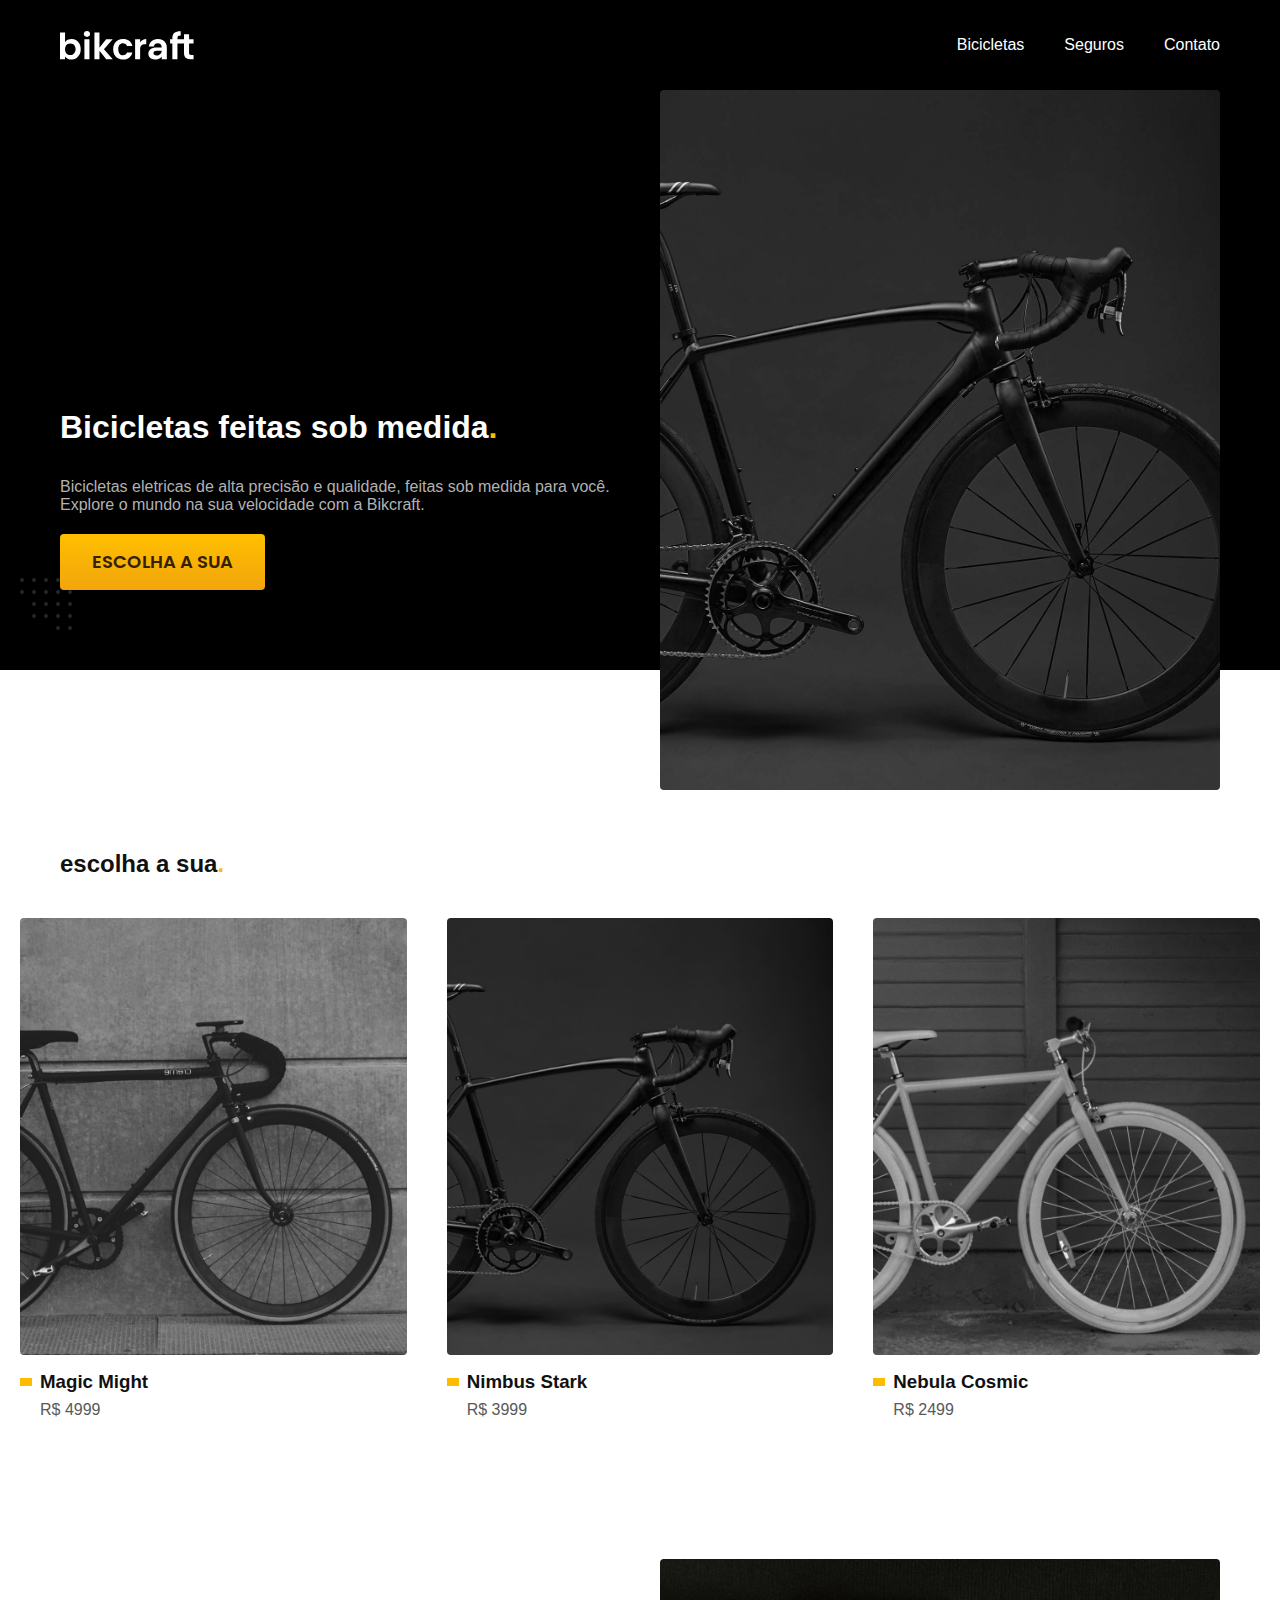
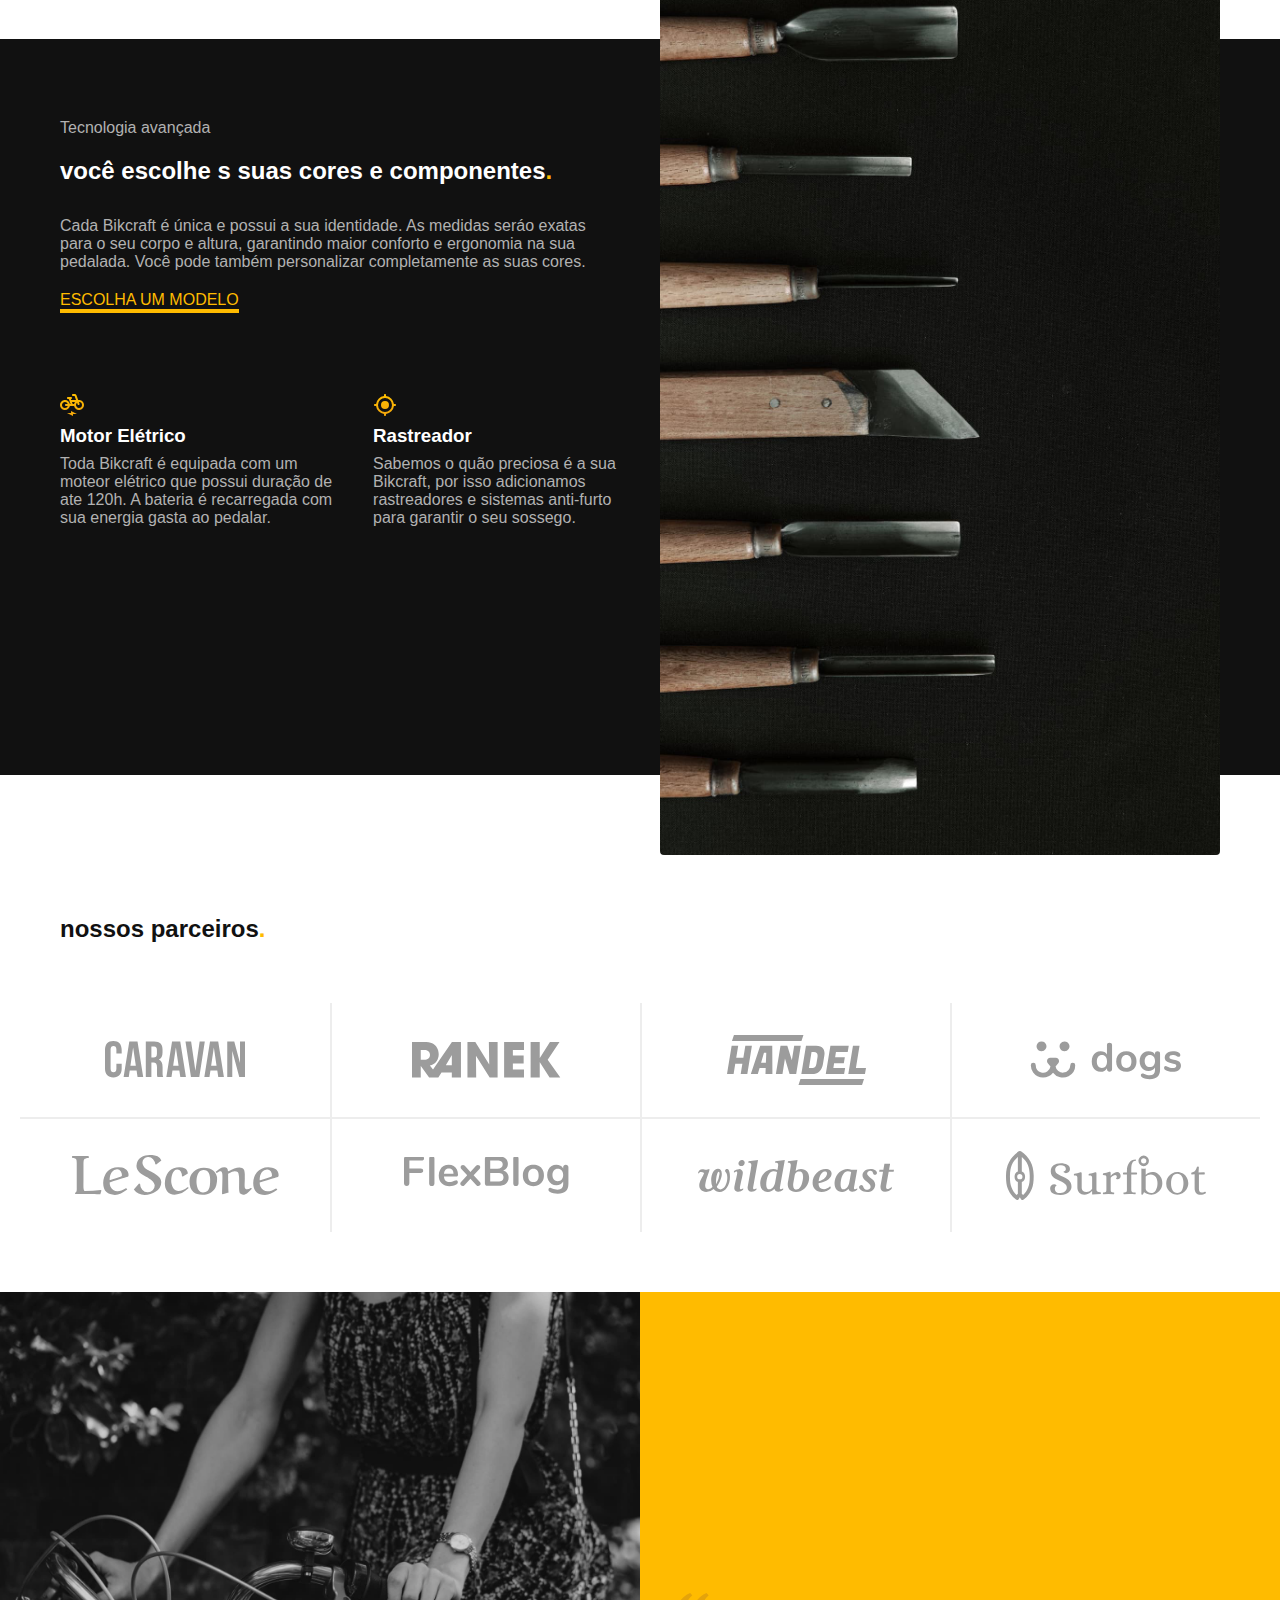
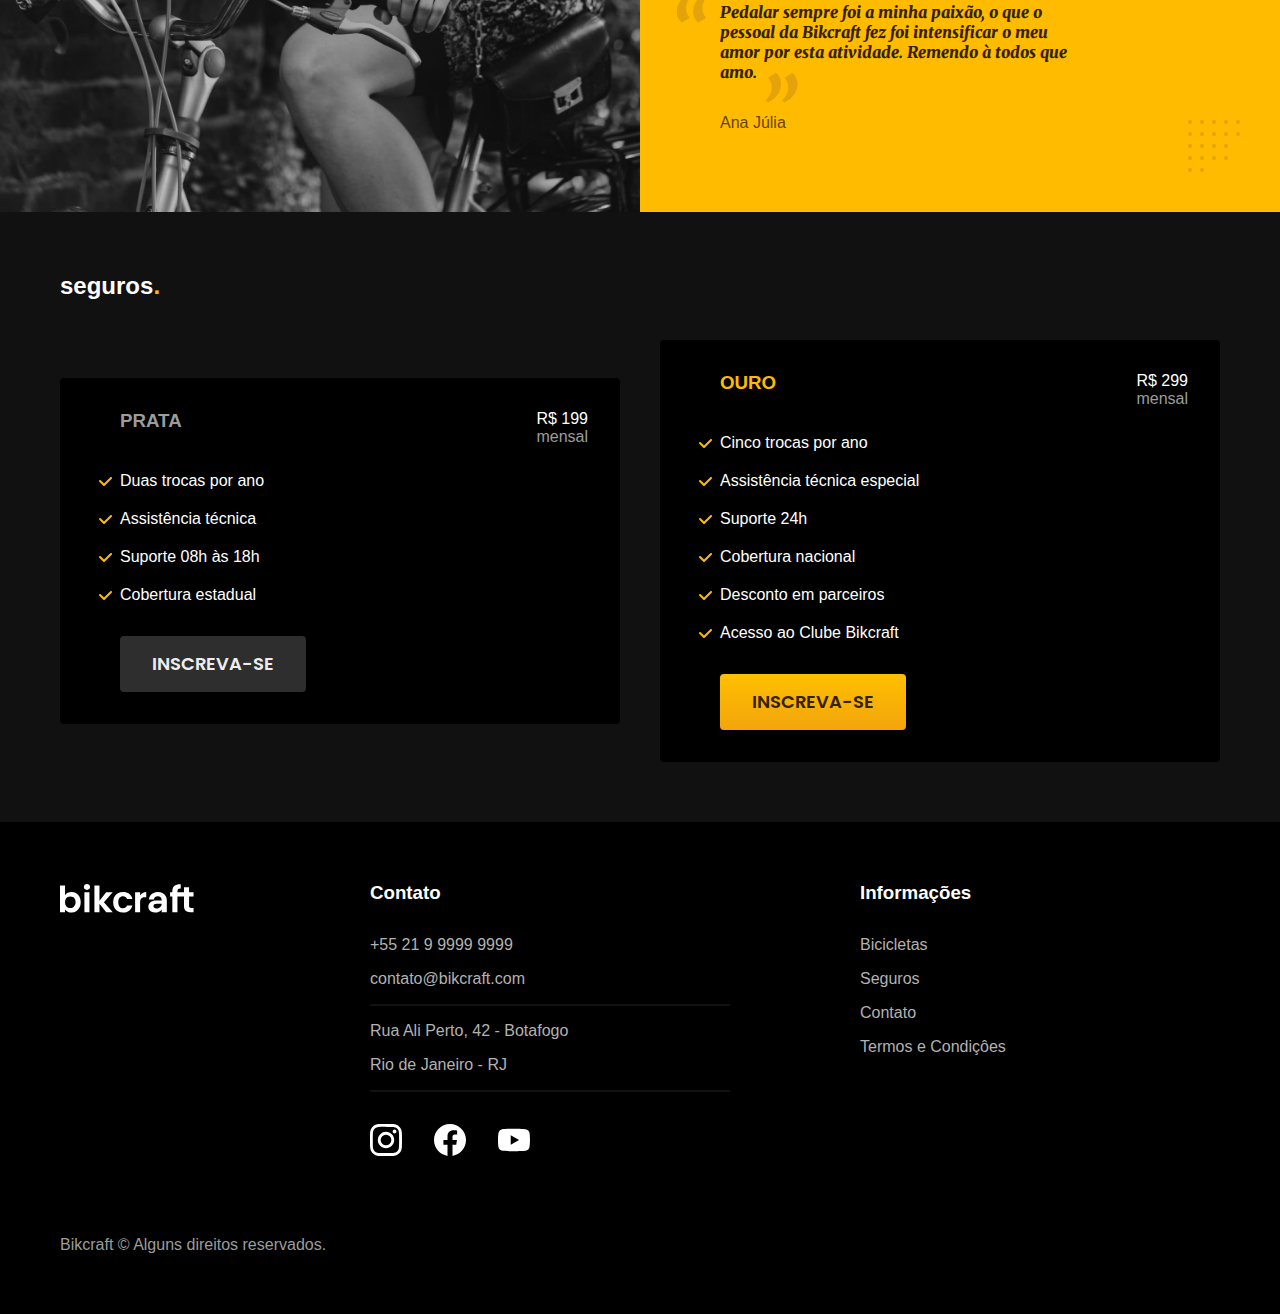
<file: index.html>
<!DOCTYPE html>
<html lang="pt-br">

<head>
  <meta charset="UTF-8">
  <meta http-equiv="X-UA-Compatible" content="IE=edge">
  <meta name="viewport" content="width=device-width, initial-scale=1.0">
  <link rel="preload" href="./css/style.css">
  <link rel="stylesheet" href="css/style.css">
  <link rel="preconnect" href="https://fonts.googleapis.com">
  <link rel="preconnect" href="https://fonts.gstatic.com" crossorigin>
  <link href="https://fonts.googleapis.com/css2?family=Merriweather:ital,wght@1,900&family=Poppins:wght@400;600&family=Roboto:wght@400;500&display=swap" rel="stylesheet">
  <meta name="description" content="Bicicletas elétricas de alta precisão e qualidade,  feitas sob medida para o cliente. Explore o mundo na sua velocidade com a Bikcraft.">
  <title>Bikcraft</title>
</head>

<body>

  <header class="header-bg">
    <div class="header container">
      <a href="./">
        <img src="img/bikcraft.svg" alt="Bikcraft">
      </a>
      <nav aria-label="primaria">
        <ul class="header-menu font-1-m cor-0">
          <li><a href="./bicicletas.html">Bicicletas</a></li>
          <li><a href="./seguros.html">Seguros</a></li>
          <li><a href="./contato.html">Contato</a></li>
        </ul>
      </nav>
    </div>
  </header>

  <main class="introducao-bg">
    <div class="introducao container">
      <div class="introducao-conteudo">
        <h1 class="font-1-xxl cor-0">Bicicletas feitas sob medida<span class="cor-p1">.</span></h1>
        <p class="font-2-l cor-5">Bicicletas eletricas de alta precisão e qualidade, feitas sob medida para você. Explore o mundo na sua velocidade com a Bikcraft.</p>
        <a class="botao" href="./bicicletas.html">Escolha a sua</a>
      </div>

      <div>
        <img src="img/fotos/introducao.jpg" alt="Bicicleta elétrica preta.">
      </div>
    </div>
  </main>

  <article class="bicicletas-lista">
    <h2 class="container font-1-xxl">escolha a sua<span class="cor-p1">.</span></h2>

    <ul>
      <li>
        <a href="./bicicletas/magic.html">
          <img src="img/bicicletas/magic-home.jpg" alt="Bicileta preta">
          <h3 class="font-1-xl">Magic Might</h3>
          <span class="font-2-m cor-8">R$ 4999</span>
        </a>
      </li>

      <li>
        <a href="./bicicletas/nimbus.html">
          <img src="img/bicicletas/nimbus-home.jpg" alt="Bicileta preta">
          <h3 class="font-1-xl">Nimbus Stark</h3>
          <span class="font-2-m cor-8">R$ 3999</span>
        </a>
      </li>

      <li>
        <a href="./bicicletas/nebula.html">
          <img src="img/bicicletas/nebula-home.jpg" alt="Bicileta preta">
          <h3 class="font-1-xl">Nebula Cosmic</h3>
          <span class="font-2-m cor-8">R$ 2499</span>
        </a>
      </li>
    </ul>
  </article>

  <article class="tecnologia-bg">
    <div class="tecnologia container">
      <div class="tecnologia-conteudo">
        <span class="font-2-l-b cor-5">Tecnologia avançada</span>
        <h2 class="font-1-xxl cor-0">você escolhe s suas cores e componentes<span class="cor-p1">.</span></h2>
        <p class="font-2-l cor-5">Cada Bikcraft é única e possui a sua identidade. As medidas seráo exatas para o seu corpo e altura, garantindo maior conforto e ergonomia na sua pedalada. Você pode também personalizar completamente as suas cores.</p>
        <a class="link" href="./bicicletas.html">Escolha um modelo</a>

        <div class="tecnologia-vantagens">
          <div>
            <img src="img/icones/eletrica.svg" alt="">
            <h3 class="font-1-m cor-0">Motor Elétrico</h3>
            <p class="font-2-s cor-5">Toda Bikcraft é equipada com um moteor elétrico que possui duração de ate 120h. A bateria é recarregada com sua energia gasta ao pedalar.</p>
          </div>

          <div>
            <img src="img/icones/rastreador.svg" alt="">
            <h3 class="font-1-m cor-0">Rastreador</h3>
            <p class="font-2-s cor-5">Sabemos o quão preciosa é a sua Bikcraft, por isso adicionamos rastreadores e sistemas anti-furto para garantir o seu sossego.</p>
          </div>
        </div>
      </div>

      <div class="tecnologia-imagem">
        <img src="img/fotos/tecnologia.jpg" alt="">
      </div>
    </div>
  </article>

  <section class="parceiros" aria-label="Nossos Parceiros">
    <h2 class="container font-1-xxl">nossos parceiros<span class="cor-p1">.</span></h2>

    <ul>
      <li><img src="img/parceiros/caravan.svg" alt="caravan"></li>
      <li><img src="img/parceiros/ranek.svg" alt="ranke"></li>
      <li><img src="img/parceiros/handel.svg" alt="handel"></li>
      <li><img src="img/parceiros/dogs.svg" alt="dogs"></li>
      <li><img src="img/parceiros/lescone.svg" alt="lescone"></li>
      <li><img src="img/parceiros/flexblog.svg" alt="flexblog"></li>
      <li><img src="img/parceiros/wildbeast.svg" alt="wildbeast"></li>
      <li><img src="img/parceiros/surfbot.svg" alt="surfbot"></li>
    </ul>
  </section>

  <section class="depoimento" aria-label="Depoimento">
    <div>
      <img src="img/fotos/depoimento.jpg" alt="Pessoa pedalando uma bicicleta Bikcreft">
    </div>

    <div class="depoimento-conteudo">
      <blockquote class="font-1-xl cor-p5">
        <p>Pedalar sempre foi a minha paixão, o que o pessoal da Bikcraft fez foi intensificar o meu amor por esta atividade. Remendo à todos que amo.</p>
        <span class="font-1-m-b cor-p4">Ana Júlia</span>
      </blockquote>
    </div>
  </section>

  <article class="seguros-bg">
    <div class="seguros container">
      <h2 class="font-1-xxl cor-0">seguros<span class="cor-p1">.</span></h2>

      <div class="seguros-item">
        <h3 class="font=1-xl cor-6">PRATA</h3>
        <span class="font-1-xl cor-0">R$ 199 <span class="font-1-xs cor-6">mensal</span></span>

        <ul class="font-2-m cor-0">
          <li>Duas trocas por ano</li>
          <li>Assistência técnica</li>
          <li>Suporte 08h às 18h</li>
          <li>Cobertura estadual</li>
        </ul>
        <a class="botao secundario" href="./orcamento.html">Inscreva-se</a>
      </div>

      <div class="seguros-item">
        <h3 class="font=1-xl cor-p1">OURO</h3>
        <span class="font-1-xl cor-0">R$ 299 <span class="font-1-xs cor-6">mensal</span></span>

        <ul class="font-2-m cor-0">
          <li>Cinco trocas por ano</li>
          <li>Assistência técnica especial</li>
          <li>Suporte 24h</li>
          <li>Cobertura nacional</li>
          <li>Desconto em parceiros</li>
          <li>Acesso ao Clube Bikcraft</li>
        </ul>
        <a class="botao" href="./orcamento.html">Inscreva-se</a>
      </div>
    </div>
  </article>

  <footer class="footer-bg">
    <div class="footer container">
      <img src="img/bikcraft.svg" alt="Bikcraft">

      <div class="footer-contato">
        <h3 class="font-2-l-b cor-0">Contato</h3>

        <ul class="font-2-m cor-5">
          <li><a href="tel:+5521999999999">+55 21 9 9999 9999</a></li>
          <li><a href="mailto:contato@bikcraft.com">contato@bikcraft.com</a></li>
          <li>Rua Ali Perto, 42 - Botafogo</li>
          <li>Rio de Janeiro - RJ</li>
        </ul>

        <div class="footer-redes">
          <a href="./"><img src="img/redes/instagram.svg" alt="instagram"></a>
          <a href="./"><img src="img/redes/facebook.svg" alt="facebook"></a>
          <a href="./"><img src="img/redes/youtube.svg" alt="youtube"></a>
        </div>
      </div>

      <div class="footer-informacoes">
        <h3 class="font-2-l-b cor-0">Informações</h3>

        <nav>
          <ul class="font-1-m cor-5">
            <li><a href="./bicicletas.html">Bicicletas</a></li>
            <li><a href="./seguros.html">Seguros</a></li>
            <li><a href="./contato.html">Contato</a></li>
            <li><a href="./termos.html">Termos e Condiçôes</a></li>
          </ul>
        </nav>
      </div>
      <p class="footer-copy font-2-m cor-6">Bikcraft © Alguns direitos reservados.</p>
    </div>
  </footer>

  <script src="./js/script.js"></script>
</body>

</html>
</file>
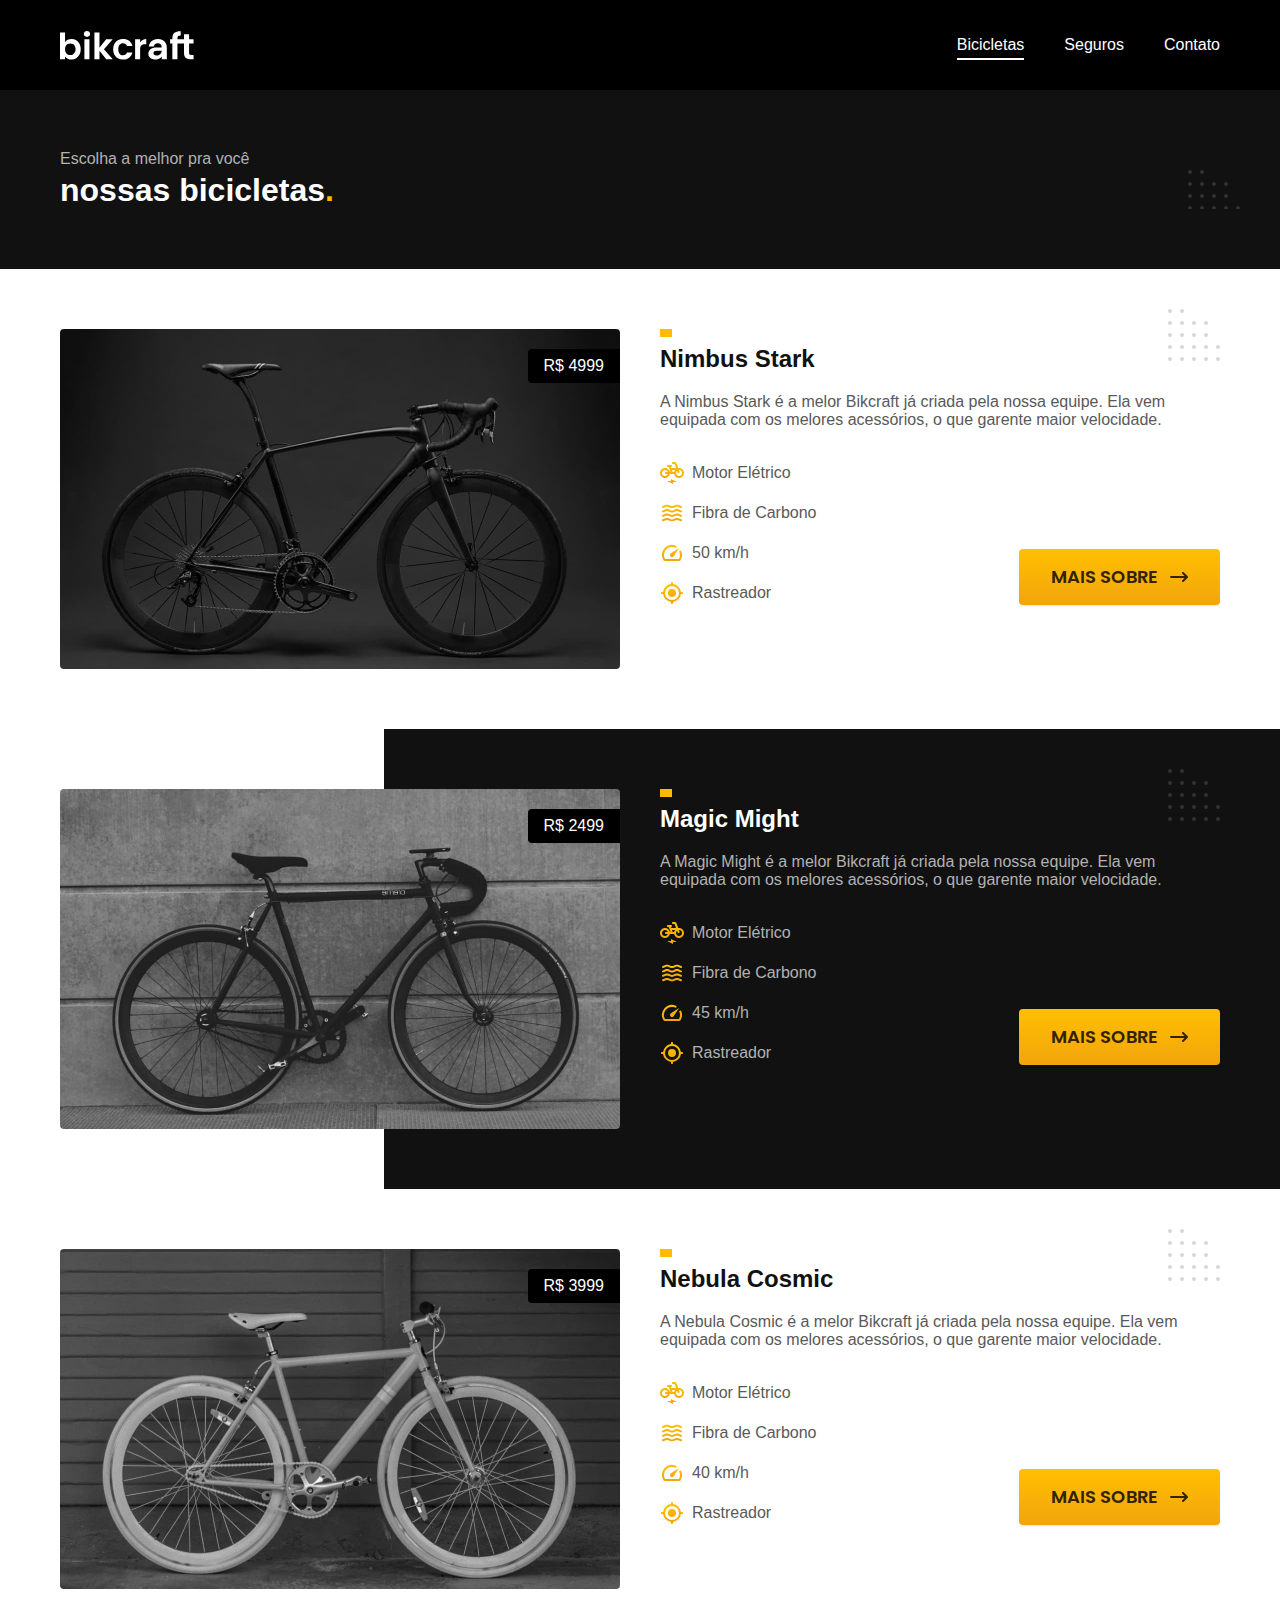
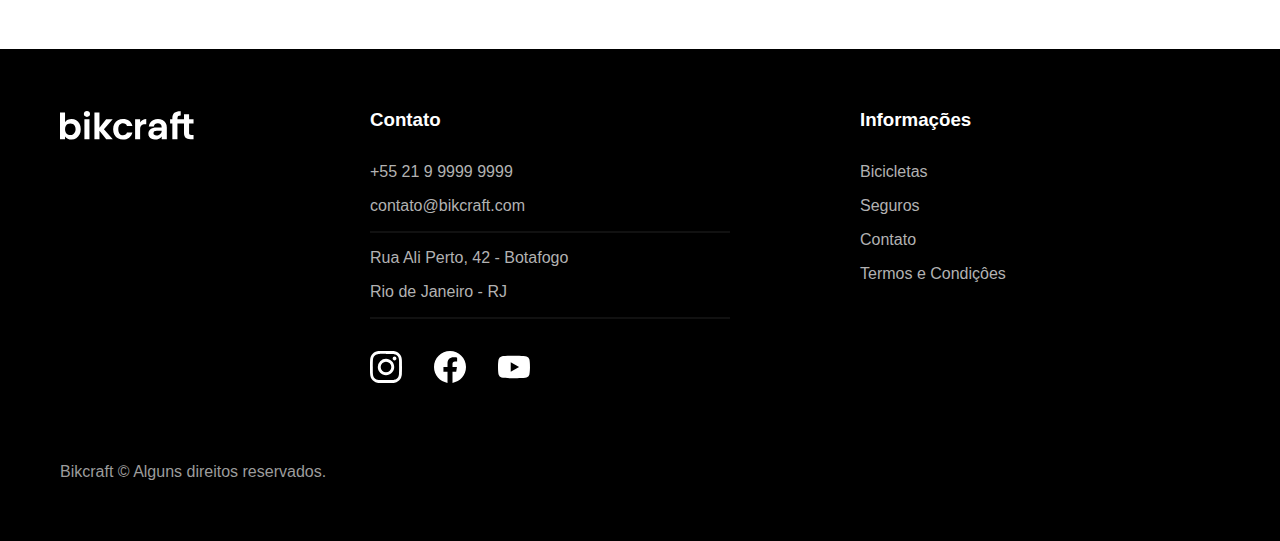
<file: bicicletas.html>
<!DOCTYPE html>
<html lang="pt-br">

<head>
  <meta charset="UTF-8">
  <meta http-equiv="X-UA-Compatible" content="IE=edge">
  <meta name="viewport" content="width=device-width, initial-scale=1.0">
  <link rel="preload" href="./css/style.css">
  <link rel="stylesheet" href="css/style.css">
  <link rel="preconnect" href="https://fonts.googleapis.com">
  <link rel="preconnect" href="https://fonts.googleapis.com">
  <link rel="preconnect" href="https://fonts.gstatic.com" crossorigin>
  <link href="https://fonts.googleapis.com/css2?family=Merriweather:ital,wght@1,900&family=Poppins:wght@400;600&family=Roboto:wght@400;500&display=swap" rel="stylesheet">
  <meta name="description" content="Bicicletas.">
  <title>Bicicletas | Bikcraft</title>
</head>

<body id="bicicletas">

  <header class="header-bg">
    <div class="header container">
      <a href="./">
        <img src="img/bikcraft.svg" alt="Bikcraft">
      </a>
      <nav aria-label="primaria">
        <ul class="header-menu font-1-m cor-0">
          <li><a href="./bicicletas.html">Bicicletas</a></li>
          <li><a href="./seguros.html">Seguros</a></li>
          <li><a href="./contato.html">Contato</a></li>
        </ul>
      </nav>
    </div>
  </header>

  <main>
    <div class="titulo-bg">
      <div class="titulo container">
        <p class="font-2-l-b cor-5">Escolha a melhor pra você</p>
        <h1 class="font-1-xxl cor-0"> nossas bicicletas<span class="cor-p1">.</span>
        </h1>
      </div>
    </div>


    <div class="bicicletas container">
      <div class="bicicletas-imagem">
        <img src="img/bicicletas/nimbus.jpg" alt="Bicicleta preta">
        <span class="font-2-m cor-0"> R$ 4999</span>
      </div>

      <div class="bicicletas-conteudo">
        <h2 class="font-1-xl">Nimbus Stark</h2>
        <p class="font-2-s cor-8">A Nimbus Stark é a melor Bikcraft já criada pela nossa equipe. Ela vem equipada com os melores acessórios, o que garente maior velocidade.</p>

        <ul class="font-1-m cor-8">
          <li>
            <img src="img/icones/eletrica.svg" alt="">
            Motor Elétrico
          </li>
          <li>
            <img src="img/icones/carbono.svg" alt="">
            Fibra de Carbono
          </li>
          <li>
            <img src="img/icones/velocidade.svg" alt="">
            50 km/h
          </li>
          <li>
            <img src="img/icones/rastreador.svg" alt="">
            Rastreador
          </li>
        </ul>
        <a class="botao seta" href="./bicicletas/nimbus.html">Mais sobre</a>
      </div>
    </div>

    <div class="bicicletas-bg">
      <div class="bicicletas container">
        <div class="bicicletas-imagem">
          <img src="img/bicicletas/magic.jpg" alt="Bicicleta preta">
          <span class="font-2-m cor-0"> R$ 2499</span>
        </div>

        <div class="bicicletas-conteudo">
          <h2 class="font-1-xl cor-0">Magic Might</h2>
          <p class="font-2-s cor-5">A Magic Might é a melor Bikcraft já criada pela nossa equipe. Ela vem equipada com os melores acessórios, o que garente maior velocidade.</p>

          <ul class="font-1-m cor-5">
            <li>
              <img src="img/icones/eletrica.svg" alt="">
              Motor Elétrico
            </li>
            <li>
              <img src="img/icones/carbono.svg" alt="">
              Fibra de Carbono
            </li>
            <li>
              <img src="img/icones/velocidade.svg" alt="">
              45 km/h
            </li>
            <li>
              <img src="img/icones/rastreador.svg" alt="">
              Rastreador
            </li>
          </ul>
          <a class="botao seta" href="./bicicletas/magic.html">Mais sobre</a>
        </div>
      </div>
    </div>

    <div class="bicicletas container">
      <div class="bicicletas-imagem">
        <img src="img/bicicletas/nebula.jpg" alt="Bicicleta preta">
        <span class="font-2-m cor-0"> R$ 3999</span>
      </div>

      <div class="bicicletas-conteudo">
        <h2 class="font-1-xl">Nebula Cosmic</h2>
        <p class="font-2-s cor-8">A Nebula Cosmic é a melor Bikcraft já criada pela nossa equipe. Ela vem equipada com os melores acessórios, o que garente maior velocidade.</p>

        <ul class="font-1-m cor-8">
          <li>
            <img src="img/icones/eletrica.svg" alt="">
            Motor Elétrico
          </li>
          <li>
            <img src="img/icones/carbono.svg" alt="">
            Fibra de Carbono
          </li>
          <li>
            <img src="img/icones/velocidade.svg" alt="">
            40 km/h
          </li>
          <li>
            <img src="img/icones/rastreador.svg" alt="">
            Rastreador
          </li>
        </ul>
        <a class="botao seta" href="./bicicletas/nebula.html">Mais sobre</a>
      </div>
    </div>

  </main>

  <footer class="footer-bg">
    <div class="footer container">
      <img src="img/bikcraft.svg" alt="Bikcraft">

      <div class="footer-contato">
        <h3 class="font-2-l-b cor-0">Contato</h3>

        <ul class="font-2-m cor-5">
          <li><a href="tel:+5521999999999">+55 21 9 9999 9999</a></li>
          <li><a href="mailto:contato@bikcraft.com">contato@bikcraft.com</a></li>
          <li>Rua Ali Perto, 42 - Botafogo</li>
          <li>Rio de Janeiro - RJ</li>
        </ul>

        <div class="footer-redes">
          <a href="./"><img src="img/redes/instagram.svg" alt="instagram"></a>
          <a href="./"><img src="img/redes/facebook.svg" alt="facebook"></a>
          <a href="./"><img src="img/redes/youtube.svg" alt="youtube"></a>
        </div>
      </div>

      <div class="footer-informacoes">
        <h3 class="font-2-l-b cor-0">Informações</h3>

        <nav>
          <ul class="font-1-m cor-5">
            <li><a href="./bicicletas.html">Bicicletas</a></li>
            <li><a href="./seguros.html">Seguros</a></li>
            <li><a href="./contato.html">Contato</a></li>
            <li><a href="./termos.html">Termos e Condiçôes</a></li>
          </ul>
        </nav>
      </div>
      <p class="footer-copy font-2-m cor-6">Bikcraft © Alguns direitos reservados.</p>
    </div>
  </footer>

  <script src="./js/script.js"></script>
</body>

</html>
</file>
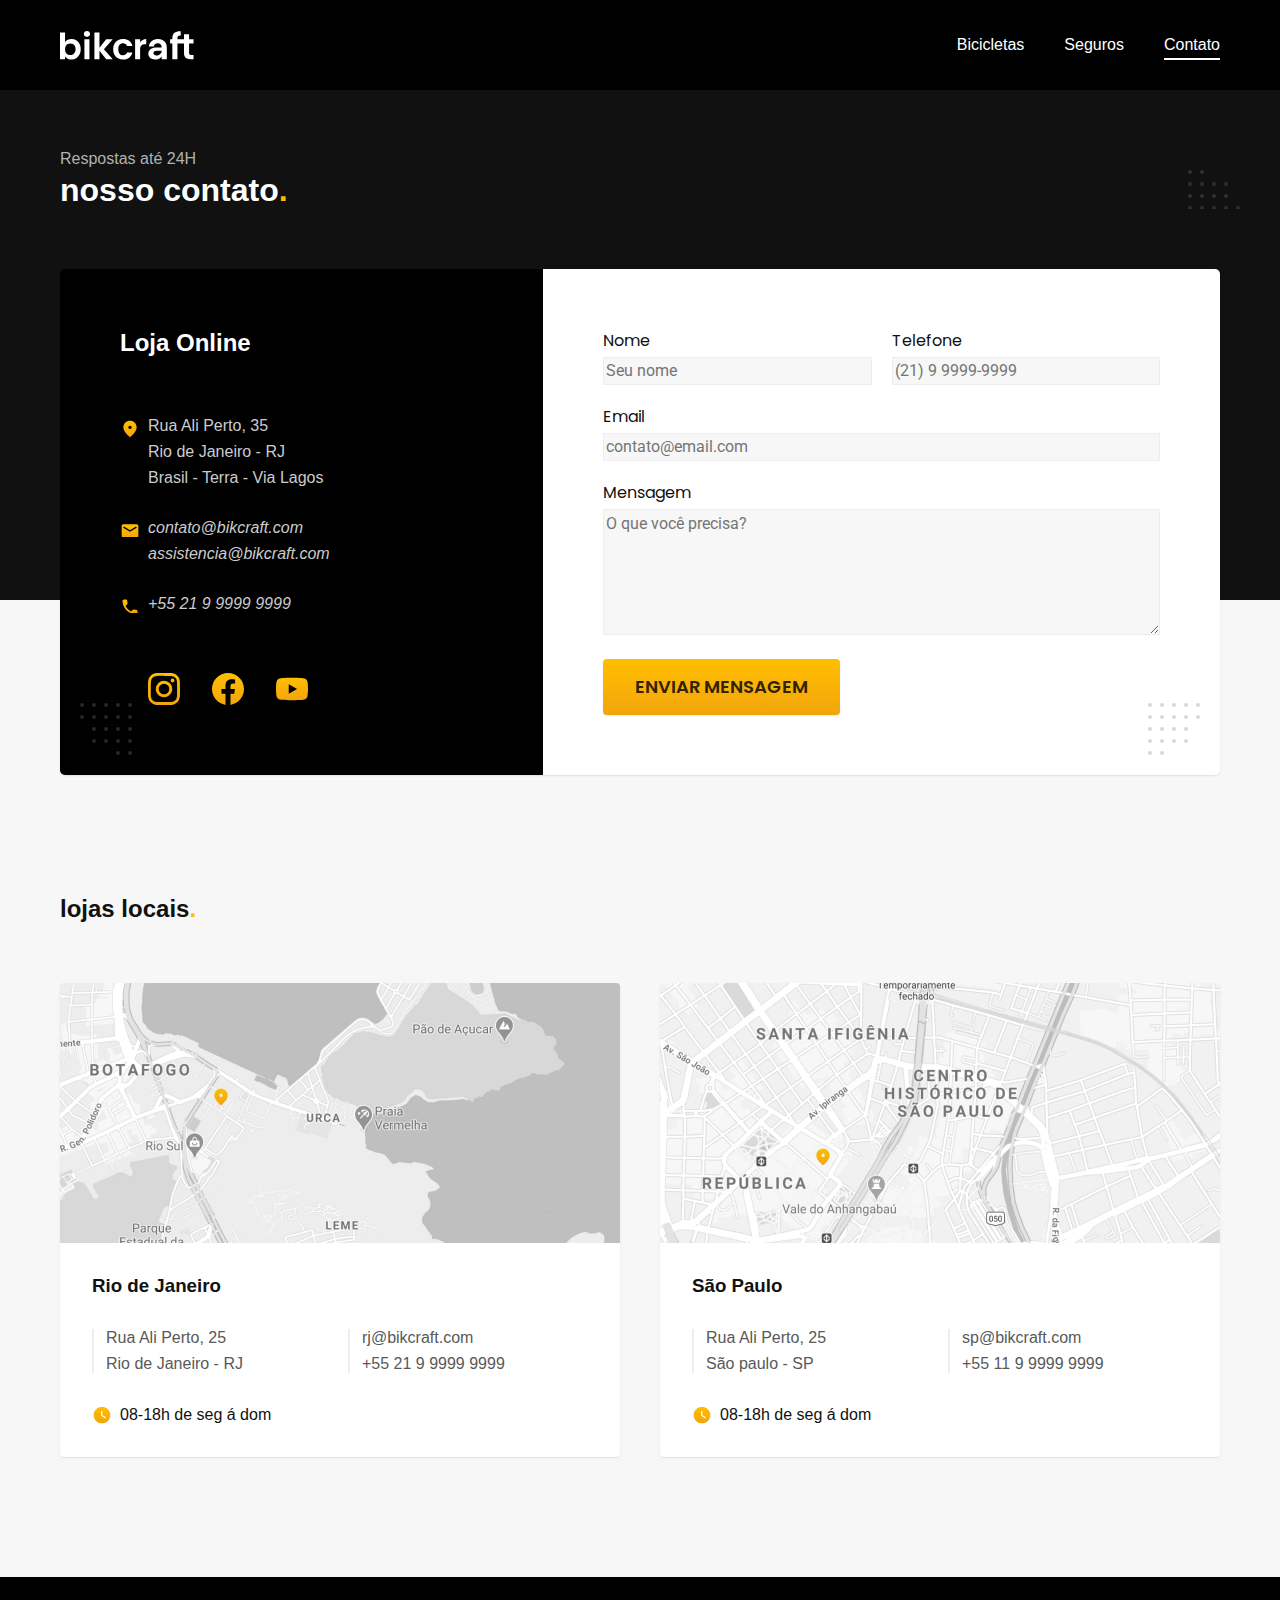
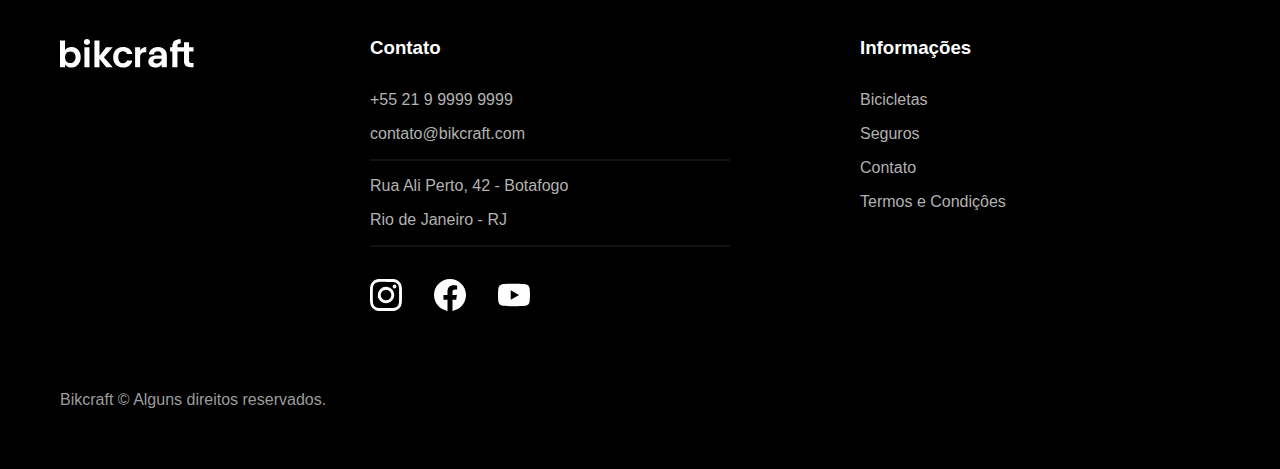
<file: contato.html>
<!DOCTYPE html>
<html lang="pt-br">

<head>
  <meta charset="UTF-8">
  <meta http-equiv="X-UA-Compatible" content="IE=edge">
  <meta name="viewport" content="width=device-width, initial-scale=1.0">
  <link rel="preload" href="./css/style.css">
  <link rel="stylesheet" href="css/style.css">
  <link rel="preconnect" href="https://fonts.googleapis.com">
  <link rel="preconnect" href="https://fonts.googleapis.com">
  <link rel="preconnect" href="https://fonts.gstatic.com" crossorigin>
  <link href="https://fonts.googleapis.com/css2?family=Merriweather:ital,wght@1,900&family=Poppins:wght@400;600&family=Roboto:wght@400;500&display=swap" rel="stylesheet">
  <meta name="description" content="Contato.">
  <title>Contato | Bikcraft</title>
</head>

<body id="contato">

  <header class="header-bg">
    <div class="header container">
      <a href="./">
        <img src="img/bikcraft.svg" alt="Bikcraft">
      </a>
      <nav aria-label="primaria">
        <ul class="header-menu font-1-m cor-0">
          <li><a href="./bicicletas.html">Bicicletas</a></li>
          <li><a href="./seguros.html">Seguros</a></li>
          <li><a href="./contato.html">Contato</a></li>
        </ul>
      </nav>
    </div>
  </header>

  <main>
    <div class="titulo-bg">
      <div class="titulo container">
        <p class="font-2-l-b cor-5">Respostas até 24H</p>
        <h1 class="font-1-xxl cor-0">nosso contato<span class="cor-p1">.</span>
        </h1>
      </div>
    </div>

    <div class="contato container">
      <section class="contato-dados" aria-label="Endereço">
        <h2 class="font-1-m cor-0">Loja Online</h2>

        <div class="contato-endereco font-2-s cor-4">
          <p>Rua Ali Perto, 35</p>
          <p>Rio de Janeiro - RJ</p>
          <p>Brasil - Terra - Via Lagos</p>
        </div>

        <address class="contato-meios font-2-s cor-4">
          <a href="mailto:contato@bikcraft.com">contato@bikcraft.com</a>

          <a href="mailto:assistencia@bikcraft.com">assistencia@bikcraft.com</a>
          <a href="tel:+5521999999999">+55 21 9 9999 9999</a>
        </address>

        <div class="contato-redes">
          <a href="./"><img src="img/redes/instagram-p.svg" alt="instagram"></a>
          <a href="./"><img src="img/redes/facebook-p.svg" alt="facebook"></a>
          <a href="./"><img src="img/redes/youtube-p.svg" alt="youtube"></a>
        </div>
      </section>

      <section class="contato-formulario" aria-label="Formulário">
        <form class="form" action="./contato.html">
          <div>
            <label for="nome">Nome</label>
            <input type="text" id="nome" name="nome" placeholder="Seu nome">
          </div>

          <div>
            <label for="telefone">Telefone</label>
            <input type="text" id="telefone" name="telefone" placeholder="(21) 9 9999-9999">
          </div>

          <div class="col-2">
            <label for="email">Email</label>
            <input type="email" id="email" name="email" placeholder="contato@email.com">
          </div>

          <div class="col-2">
            <label for="mensagem">Mensagem</label>
            <textarea rows="5" id="mensagem" name="mensagem" placeholder="O que você precisa?"></textarea>
          </div>
          <button class="col-2 botao">Enviar mensagem</button>
        </form>
      </section>
    </div>
  </main>

  <article class="lojas container">
    <h2 class="font-1-xxl">lojas locais<span class="cor-p1">.</span>
    </h2>
    <div class="lojas-item">
      <img src="./img/lojas/rj.jpg" alt="Mapa marcando o endereço em Rua Ali Perto, 25 - Rio de Janeiro - RJ">

      <div class="lojas-conteudo">

        <h3 class="font-1-xl">Rio de Janeiro</h3>
        <div class="lojas-dados font-2-s cor-8">
          <p>Rua Ali Perto, 25</p>
          <p>Rio de Janeiro - RJ</p>
        </div>

        <div class="lojas-dados font-2-s cor-8">
          <a href="mailto:rj@bikcraft.com">rj@bikcraft.com</a>
          <a href="tel:+5521999999999">+55 21 9 9999 9999</a>
        </div>
        <p class="lojas-tempo font-1-s"><img src="./img/icones/horario.svg" alt=""> 08-18h de seg á dom</p>
      </div>
    </div>

    <div class="lojas-item">
      <img src="./img/lojas/sp.jpg" alt="Mapa marcando o endereço em Rua Ali Perto, 25 - São paulo - SP">


      <div class="lojas-conteudo">
        <h3 class="font-1-xl">São Paulo</h3>
        <div class="lojas-dados font-2-s cor-8">
          <p>Rua Ali Perto, 25</p>
          <p>São paulo - SP</p>
        </div>

        <div class="lojas-dados font-2-s cor-8">
          <a href="mailto:sp@bikcraft.com">sp@bikcraft.com</a>
          <a href="tel:+5511999999999">+55 11 9 9999 9999</a>
        </div>
        <p class="lojas-tempo font-1-s"><img src="./img/icones/horario.svg" alt=""> 08-18h de seg á dom</p>
      </div>
    </div>
  </article>

  <footer class="footer-bg">
    <div class="footer container">
      <img src="img/bikcraft.svg" alt="Bikcraft">

      <div class="footer-contato">
        <h3 class="font-2-l-b cor-0">Contato</h3>

        <ul class="font-2-m cor-5">
          <li><a href="tel:+5521999999999">+55 21 9 9999 9999</a></li>
          <li><a href="mailto:contato@bikcraft.com">contato@bikcraft.com</a></li>
          <li>Rua Ali Perto, 42 - Botafogo</li>
          <li>Rio de Janeiro - RJ</li>
        </ul>

        <div class="footer-redes">
          <a href="./"><img src="img/redes/instagram.svg" alt="instagram"></a>
          <a href="./"><img src="img/redes/facebook.svg" alt="facebook"></a>
          <a href="./"><img src="img/redes/youtube.svg" alt="youtube"></a>
        </div>
      </div>

      <div class="footer-informacoes">
        <h3 class="font-2-l-b cor-0">Informações</h3>

        <nav>
          <ul class="font-1-m cor-5">
            <li><a href="./bicicletas.html">Bicicletas</a></li>
            <li><a href="./seguros.html">Seguros</a></li>
            <li><a href="./contato.html">Contato</a></li>
            <li><a href="./termos.html">Termos e Condiçôes</a></li>
          </ul>
        </nav>
      </div>
      <p class="footer-copy font-2-m cor-6">Bikcraft © Alguns direitos reservados.</p>
    </div>
  </footer>

  <script src="./js/script.js"></script>
</body>

</html>
</file>
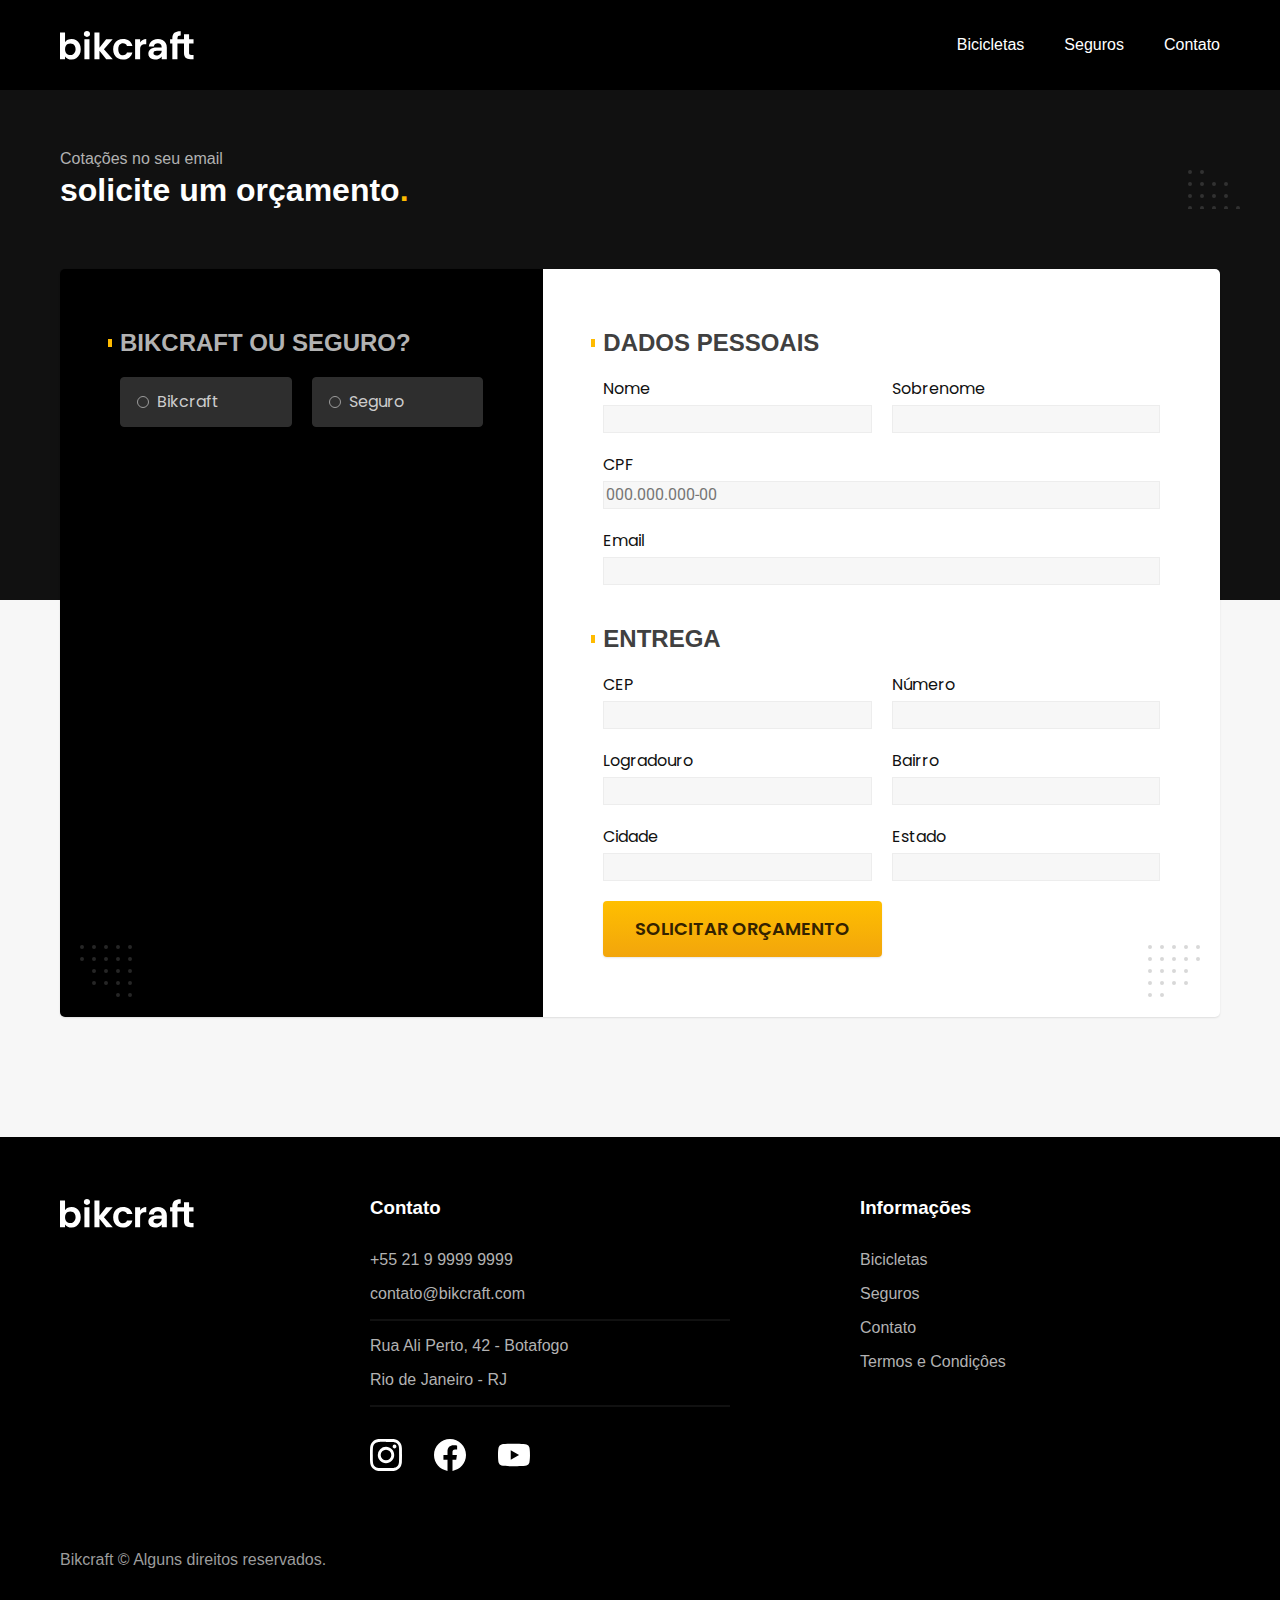
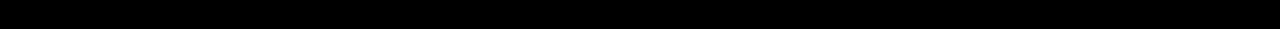
<file: orcamento.html>
<!DOCTYPE html>
<html lang="pt-br">

<head>
  <meta charset="UTF-8">
  <meta http-equiv="X-UA-Compatible" content="IE=edge">
  <meta name="viewport" content="width=device-width, initial-scale=1.0">
  <link rel="preload" href="./css/style.css">
  <link rel="stylesheet" href="css/style.css">
  <link rel="preconnect" href="https://fonts.googleapis.com">
  <link rel="preconnect" href="https://fonts.googleapis.com">
  <link rel="preconnect" href="https://fonts.gstatic.com" crossorigin>
  <link href="https://fonts.googleapis.com/css2?family=Merriweather:ital,wght@1,900&family=Poppins:wght@400;600&family=Roboto:wght@400;500&display=swap" rel="stylesheet">
  <meta name="description" content="Orçamento.">
  <title>Orçamento | Bikcraft</title>
</head>

<body id="orcamento">

  <header class="header-bg">
    <div class="header container">
      <a href="./">
        <img src="img/bikcraft.svg" alt="Bikcraft">
      </a>
      <nav aria-label="primaria">
        <ul class="header-menu font-1-m cor-0">
          <li><a href="./bicicletas.html">Bicicletas</a></li>
          <li><a href="./seguros.html">Seguros</a></li>
          <li><a href="./contato.html">Contato</a></li>
        </ul>
      </nav>
    </div>
  </header>

  <main>
    <div class="titulo-bg">
      <div class="titulo container">
        <p class="font-2-l-b cor-5">Cotações no seu email</p>
        <h1 class="font-1-xxl cor-0">solicite um orçamento<span class="cor-p1">.</span>
        </h1>
      </div>
    </div>

    <form class="orcamento container" action="./">
      <div class="orcamento-produto">
        <h2 class="font-1-xs cor-5">Bikcraft ou Seguro?</h2>

        <input type="radio" name="tipo" value="bikcraft" id="bikcraft">
        <label for="bikcraft">Bikcraft</label>

        <input type="radio" name="tipo" value="seguro" id="seguro">
        <label for="seguro">Seguro</label>

        <div class="orcamento-conteudo" id="orcamento-bikcraft">
          <h2 class="font-1-xs cor-5">Escolha a sua </h2>

          <input type="radio" name="produto" value="nimbus" id="nimbus">
          <label for="nimbus">Nimbus Stark <span>R$ 4999</span></label>
          <div class="orcamento-detalhes">
            <ul class="font-1-xs cor-8">
              <li><img src="img/icones/eletrica.svg" alt=""> Motor Elétrico</li>
              <li><img src="img/icones/carbono.svg" alt=""> Fibra de Carbono</li>
              <li><img src="img/icones/velocidade.svg" alt=""> 50km/h</li>
              <li><img src="img/icones/rastreador.svg" alt=""> Rastreador</li>
            </ul>
            <img src="img/bicicletas/nimbus.jpg" alt="">
          </div>

          <input type="radio" name="produto" value="magic" id="magic">
          <label for="magic">Magic Might <span>R$ 2499</span></label>
          <div class="orcamento-detalhes">
            <ul class="font-1-xs cor-8">
              <li><img src="img/icones/eletrica.svg" alt=""> Motor Elétrico</li>
              <li><img src="img/icones/carbono.svg" alt=""> Fibra de Carbono</li>
              <li><img src="img/icones/velocidade.svg" alt=""> 45km/h</li>
              <li><img src="img/icones/rastreador.svg" alt=""> Rastreador</li>
            </ul>
            <img src="img/bicicletas/magic.jpg" alt="">
          </div>

          <input type="radio" name="produto" value="nebula" id="nebula">
          <label for="nebula">Nebula Cosmic <span>R$ 3999</span></label>
          <div class="orcamento-detalhes">
            <ul class="font-1-xs cor-8">
              <li><img src="img/icones/eletrica.svg" alt=""> Motor Elétrico</li>
              <li><img src="img/icones/carbono.svg" alt=""> Fibra de Carbono</li>
              <li><img src="img/icones/velocidade.svg" alt=""> 40km/h</li>
              <li><img src="img/icones/rastreador.svg" alt=""> Rastreador</li>
            </ul>
            <img src="img/bicicletas/nebula.jpg" alt="">
          </div>
        </div>

        <div class="orcamento-conteudo" id="orcamento-seguro">
          <h2 class="font-1-xs cor-5">Escolha o plano</h2>

          <input type="radio" name="produto" value="prata" id="prata">
          <label for="prata">Prata <span>R$ 199</span></label>

          <input type="radio" name="produto" value="ouro" id="ouro">
          <label for="ouro">Ouro <span>R$ 299</span></label>
        </div>
      </div>

      <div class="orcamento-dados form">
        <h2 class="font-1-xs cor-9 col-2">dados pessoais</h2>
        <div>
          <label for="nome">Nome</label>
          <input type="text" id="nome" name="nome">
        </div>

        <div>
          <label for="sobrenome">Sobrenome</label>
          <input type="text" id="sobrenome" name="sobrenome">
        </div>

        <div class="col-2">
          <label for="cpf">CPF</label>
          <input type="text" id="cpf" name="cpf" placeholder="000.000.000-00">
        </div>

        <div class="col-2">
          <label for="email">Email</label>
          <input type="email" id="email" name="email">
        </div>

        <h2 class="font-1-xs cor-9 col-2">entrega</h2>

        <div>
          <label for="cep">CEP</label>
          <input type="text" id="cep" name="cep">
        </div>

        <div>
          <label for="numero">Número</label>
          <input type="text" id="numero" name="numero">
        </div>

        <div>
          <label for="logradouro">Logradouro</label>
          <input type="text" id="logradouro" name="logradouro">
        </div>

        <div>
          <label for="bairro">Bairro</label>
          <input type="text" id="bairro" name="bairro">
        </div>

        <div>
          <label for="cidade">Cidade</label>
          <input type="text" id="cidade" name="cidade">
        </div>

        <div>
          <label for="estado">Estado</label>
          <input type="text" id="estado" name="estado">
        </div>

        <button class="botao col-2">Solicitar Orçamento</button>
      </div>
    </form>
  </main>


  <footer class="footer-bg">
    <div class="footer container">
      <img src="img/bikcraft.svg" alt="Bikcraft">

      <div class="footer-contato">
        <h3 class="font-2-l-b cor-0">Contato</h3>

        <ul class="font-2-m cor-5">
          <li><a href="tel:+5521999999999">+55 21 9 9999 9999</a></li>
          <li><a href="mailto:contato@bikcraft.com">contato@bikcraft.com</a></li>
          <li>Rua Ali Perto, 42 - Botafogo</li>
          <li>Rio de Janeiro - RJ</li>
        </ul>

        <div class="footer-redes">
          <a href="./"><img src="img/redes/instagram.svg" alt="instagram"></a>
          <a href="./"><img src="img/redes/facebook.svg" alt="facebook"></a>
          <a href="./"><img src="img/redes/youtube.svg" alt="youtube"></a>
        </div>
      </div>

      <div class="footer-informacoes">
        <h3 class="font-2-l-b cor-0">Informações</h3>

        <nav>
          <ul class="font-1-m cor-5">
            <li><a href="./bicicletas.html">Bicicletas</a></li>
            <li><a href="./seguros.html">Seguros</a></li>
            <li><a href="./contato.html">Contato</a></li>
            <li><a href="./termos.html">Termos e Condiçôes</a></li>
          </ul>
        </nav>
      </div>
      <p class="footer-copy font-2-m cor-6">Bikcraft © Alguns direitos reservados.</p>
    </div>
  </footer>

  <script src="./js/script.js"></script>
</body>

</html>
</file>
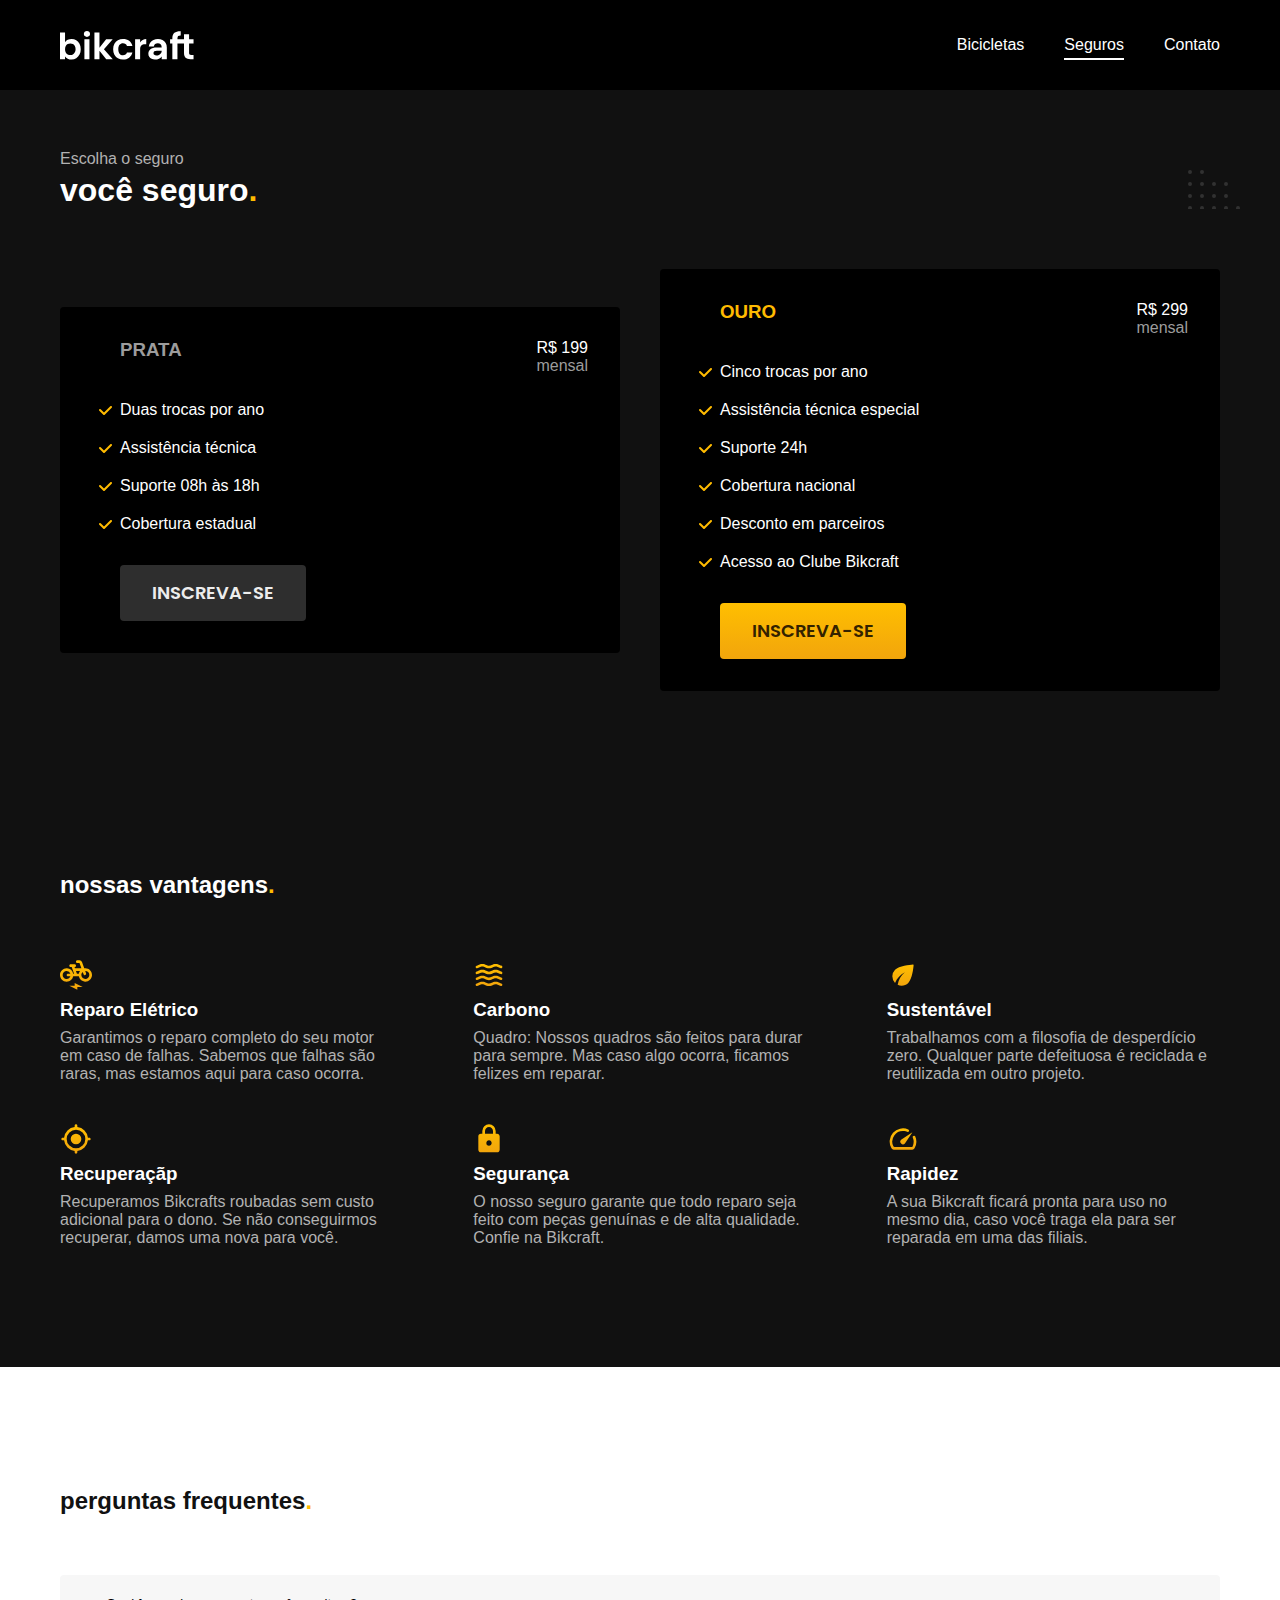
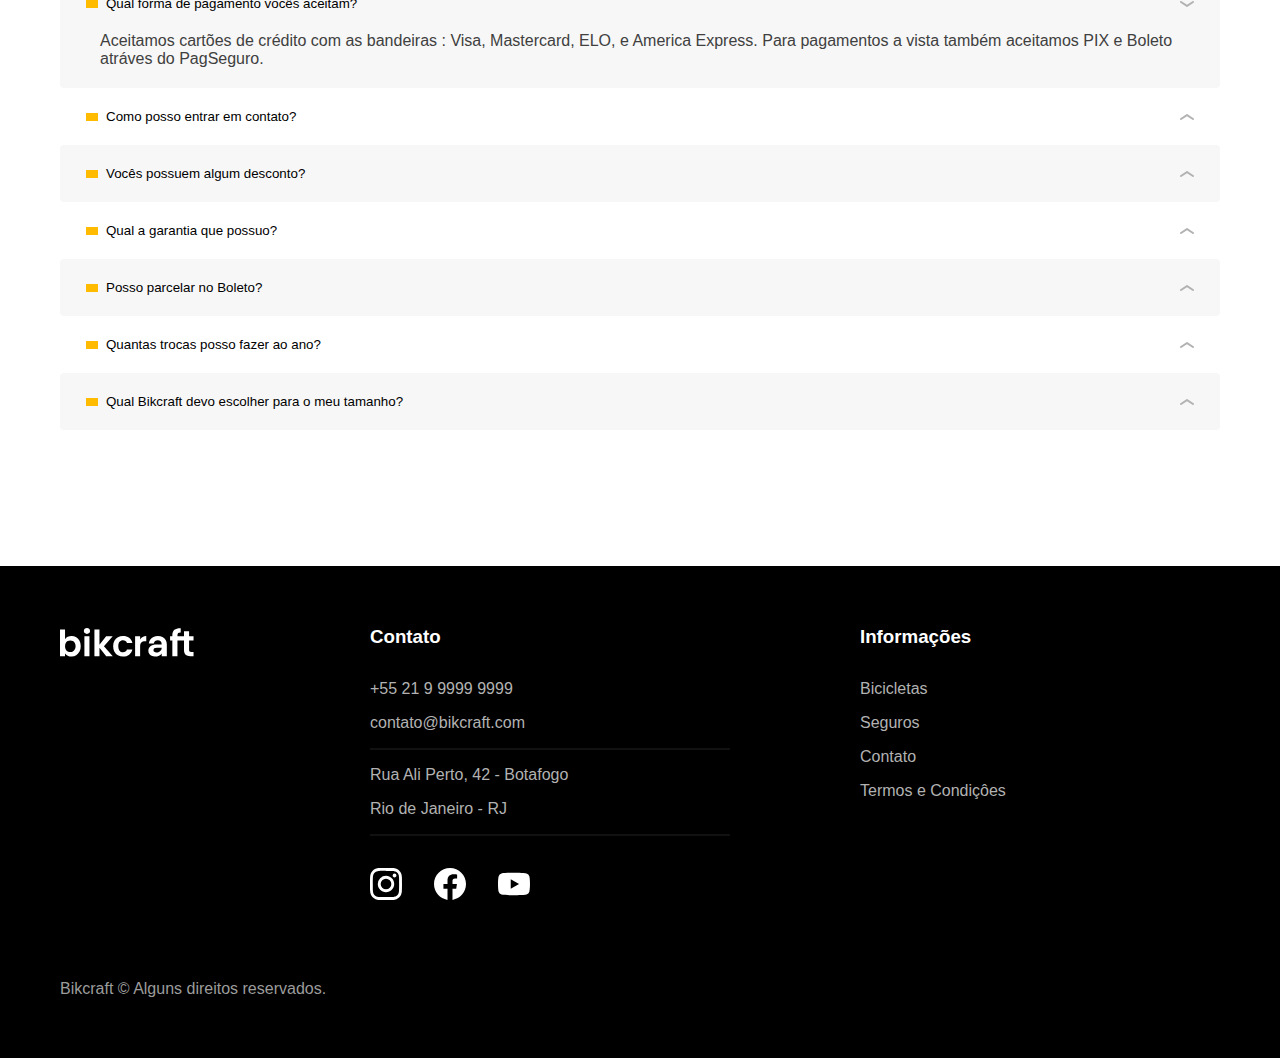
<file: seguros.html>
<!DOCTYPE html>
<html lang="pt-br">

<head>
  <meta charset="UTF-8">
  <meta http-equiv="X-UA-Compatible" content="IE=edge">
  <meta name="viewport" content="width=device-width, initial-scale=1.0">
  <link rel="preload" href="./css/style.css">
  <link rel="stylesheet" href="css/style.css">
  <link rel="preconnect" href="https://fonts.googleapis.com">
  <link rel="preconnect" href="https://fonts.googleapis.com">
  <link rel="preconnect" href="https://fonts.gstatic.com" crossorigin>
  <link href="https://fonts.googleapis.com/css2?family=Merriweather:ital,wght@1,900&family=Poppins:wght@400;600&family=Roboto:wght@400;500&display=swap" rel="stylesheet">
  <meta name="description" content="Seguros.">
  <title>Seguros | Bikcraft</title>
</head>

<body id="seguros">

  <header class="header-bg">
    <div class="header container">
      <a href="./">
        <img src="img/bikcraft.svg" alt="Bikcraft">
      </a>
      <nav aria-label="primaria">
        <ul class="header-menu font-1-m cor-0">
          <li><a href="./bicicletas.html">Bicicletas</a></li>
          <li><a href="./seguros.html">Seguros</a></li>
          <li><a href="./contato.html">Contato</a></li>
        </ul>
      </nav>
    </div>
  </header>

  <main class="seguros-bg">
    <div class="titulo-bg">
      <div class="titulo container">
        <p class="font-2-l-b cor-5">Escolha o seguro</p>
        <h1 class="font-1-xxl cor-0">você seguro<span class="cor-p1">.</span>
        </h1>
      </div>
    </div>

    <div class="seguros container">
      <div class="seguros-item">
        <h3 class="font=1-xl cor-6">PRATA</h3>
        <span class="font-1-xl cor-0">R$ 199 <span class="font-1-xs cor-6">mensal</span></span>

        <ul class="font-2-m cor-0">
          <li>Duas trocas por ano</li>
          <li>Assistência técnica</li>
          <li>Suporte 08h às 18h</li>
          <li>Cobertura estadual</li>
        </ul>
        <a class="botao secundario" href="./orcamento.html?tipo=seguro&produto=prata">Inscreva-se</a>
      </div>

      <div class="seguros-item">
        <h3 class="font=1-xl cor-p1">OURO</h3>
        <span class="font-1-xl cor-0">R$ 299 <span class="font-1-xs cor-6">mensal</span></span>

        <ul class="font-2-m cor-0">
          <li>Cinco trocas por ano</li>
          <li>Assistência técnica especial</li>
          <li>Suporte 24h</li>
          <li>Cobertura nacional</li>
          <li>Desconto em parceiros</li>
          <li>Acesso ao Clube Bikcraft</li>
        </ul>
        <a class="botao" href="./orcamento.html?tipo=seguro&produto=ouro">Inscreva-se</a>
      </div>
    </div>
  </main>

  <article class="vantagens-bg">
    <div class="vantagens container">
      <h2 class="font-1-xxl cor-0">nossas vantagens<span class="cor-p1">.</span></h2>

      <ul>
        <li>
          <img src="img/icones/eletrica.svg" alt="">
          <h3 class="font-1-l cor-0">Reparo Elétrico</h3>
          <p class="font-2-s cor-5">Garantimos o reparo completo do seu motor em caso de falhas. Sabemos que falhas são raras, mas estamos aqui para caso ocorra.</p>
        </li>

        <li>
          <img src="img/icones/carbono.svg" alt="">
          <h3 class="font-1-l cor-0">Carbono</h3>
          <p class="font-2-s cor-5">Quadro: Nossos quadros são feitos para durar para sempre. Mas caso algo ocorra, ficamos felizes em reparar.</p>
        </li>

        <li>
          <img src="img/icones/sustentavel.svg" alt="">
          <h3 class="font-1-l cor-0">Sustentável</h3>
          <p class="font-2-s cor-5">Trabalhamos com a filosofia de desperdício zero. Qualquer parte defeituosa é reciclada e reutilizada em outro projeto.</p>
        </li>

        <li>
          <img src="img/icones/rastreador.svg" alt="">
          <h3 class="font-1-l cor-0">Recuperaçãp</h3>
          <p class="font-2-s cor-5">Recuperamos Bikcrafts roubadas sem custo adicional para o dono. Se não conseguirmos recuperar, damos uma nova para você.</p>
        </li>

        <li>
          <img src="img/icones/seguro.svg" alt="">
          <h3 class="font-1-l cor-0">Segurança</h3>
          <p class="font-2-s cor-5">O nosso seguro garante que todo reparo seja feito com peças genuínas e de alta qualidade. Confie na Bikcraft.</p>
        </li>

        <li>
          <img src="img/icones/velocidade.svg" alt="">
          <h3 class="font-1-l cor-0">Rapidez</h3>
          <p class="font-2-s cor-5">A sua Bikcraft ficará pronta para uso no mesmo dia, caso você traga ela para ser reparada em uma das filiais.</p>
        </li>
      </ul>
    </div>
  </article>

  <article class="perguntas container">
    <h2 class="font-1-xxl">perguntas frequentes<span class="cor-p1">.</span></h2>

    <dl>
      <div>
        <dt><button class="font-1-m-b" aria-controls="pergunta1" aria-expanded="true">Qual forma de pagamento vocês aceitam?</button></dt>
        <dd id="pergunta1" class="font-2-s cor-9 ativa">Aceitamos cartões de crédito com as bandeiras : Visa, Mastercard, ELO, e America
          Express. Para pagamentos a vista também aceitamos PIX e Boleto atráves do PagSeguro.</dd>
      </div>
      <div>
        <dt><button class="font-1-m-b" aria-controls="pergunta2" aria-expanded="false">Como posso entrar em contato?</button></dt>
        <dd id="pergunta2" class="font-2-s cor-9">Aceitamos cartões de crédito com as bandeiras : Visa, Mastercard, ELO, e America
          Express. Para pagamentos a vista também aceitamos PIX e Boleto atráves do PagSeguro.</dd>
      </div>
      <div>
        <dt><button class="font-1-m-b" aria-controls="pergunta3" aria-expanded="false">Vocês possuem algum desconto?</button></dt>
        <dd id="pergunta3" class="font-2-s cor-9">Aceitamos cartões de crédito com as bandeiras : Visa, Mastercard, ELO, e America
          Express. Para pagamentos a vista também aceitamos PIX e Boleto atráves do PagSeguro.</dd>
      </div>
      <div>
        <dt><button class="font-1-m-b" aria-controls="pergunta4" aria-expanded="false">Qual a garantia que possuo?</button></dt>
        <dd id="pergunta4" class="font-2-s cor-9">Aceitamos cartões de crédito com as bandeiras : Visa, Mastercard, ELO, e America
          Express. Para pagamentos a vista também aceitamos PIX e Boleto atráves do PagSeguro.</dd>
      </div>
      <div>
        <dt><button class="font-1-m-b" aria-controls="pergunta5" aria-expanded="false">Posso parcelar no Boleto?</button></dt>
        <dd id="pergunta5" class="font-2-s cor-9">Aceitamos cartões de crédito com as bandeiras : Visa, Mastercard, ELO, e America
          Express. Para pagamentos a vista também aceitamos PIX e Boleto atráves do PagSeguro.</dd>
      </div>
      <div>
        <dt><button class="font-1-m-b" aria-controls="pergunta6" aria-expanded="false">Quantas trocas posso fazer ao ano?</button></dt>
        <dd id="pergunta6" class="font-2-s cor-9">Aceitamos cartões de crédito com as bandeiras : Visa, Mastercard, ELO, e America
          Express. Para pagamentos a vista também aceitamos PIX e Boleto atráves do PagSeguro.</dd>
      </div>
      <div>
        <dt><button class="font-1-m-b" aria-controls="pergunta7" aria-expanded="false">Qual Bikcraft devo escolher para o meu tamanho?</button></dt>
        <dd id="pergunta7" class="font-2-s cor-9">Aceitamos cartões de crédito com as bandeiras : Visa, Mastercard, ELO, e America
          Express. Para pagamentos a vista também aceitamos PIX e Boleto atráves do PagSeguro.</dd>
      </div>
    </dl>
  </article>


  <footer class="footer-bg">
    <div class="footer container">
      <img src="img/bikcraft.svg" alt="Bikcraft">

      <div class="footer-contato">
        <h3 class="font-2-l-b cor-0">Contato</h3>

        <ul class="font-2-m cor-5">
          <li><a href="tel:+5521999999999">+55 21 9 9999 9999</a></li>
          <li><a href="mailto:contato@bikcraft.com">contato@bikcraft.com</a></li>
          <li>Rua Ali Perto, 42 - Botafogo</li>
          <li>Rio de Janeiro - RJ</li>
        </ul>

        <div class="footer-redes">
          <a href="./"><img src="img/redes/instagram.svg" alt="instagram"></a>
          <a href="./"><img src="img/redes/facebook.svg" alt="facebook"></a>
          <a href="./"><img src="img/redes/youtube.svg" alt="youtube"></a>
        </div>
      </div>

      <div class="footer-informacoes">
        <h3 class="font-2-l-b cor-0">Informações</h3>

        <nav>
          <ul class="font-1-m cor-5">
            <li><a href="./bicicletas.html">Bicicletas</a></li>
            <li><a href="./seguros.html">Seguros</a></li>
            <li><a href="./contato.html">Contato</a></li>
            <li><a href="./termos.html">Termos e Condiçôes</a></li>
          </ul>
        </nav>
      </div>
      <p class="footer-copy font-2-m cor-6">Bikcraft © Alguns direitos reservados.</p>
    </div>
  </footer>

  <script src="./js/script.js"></script>
</body>

</html>
</file>
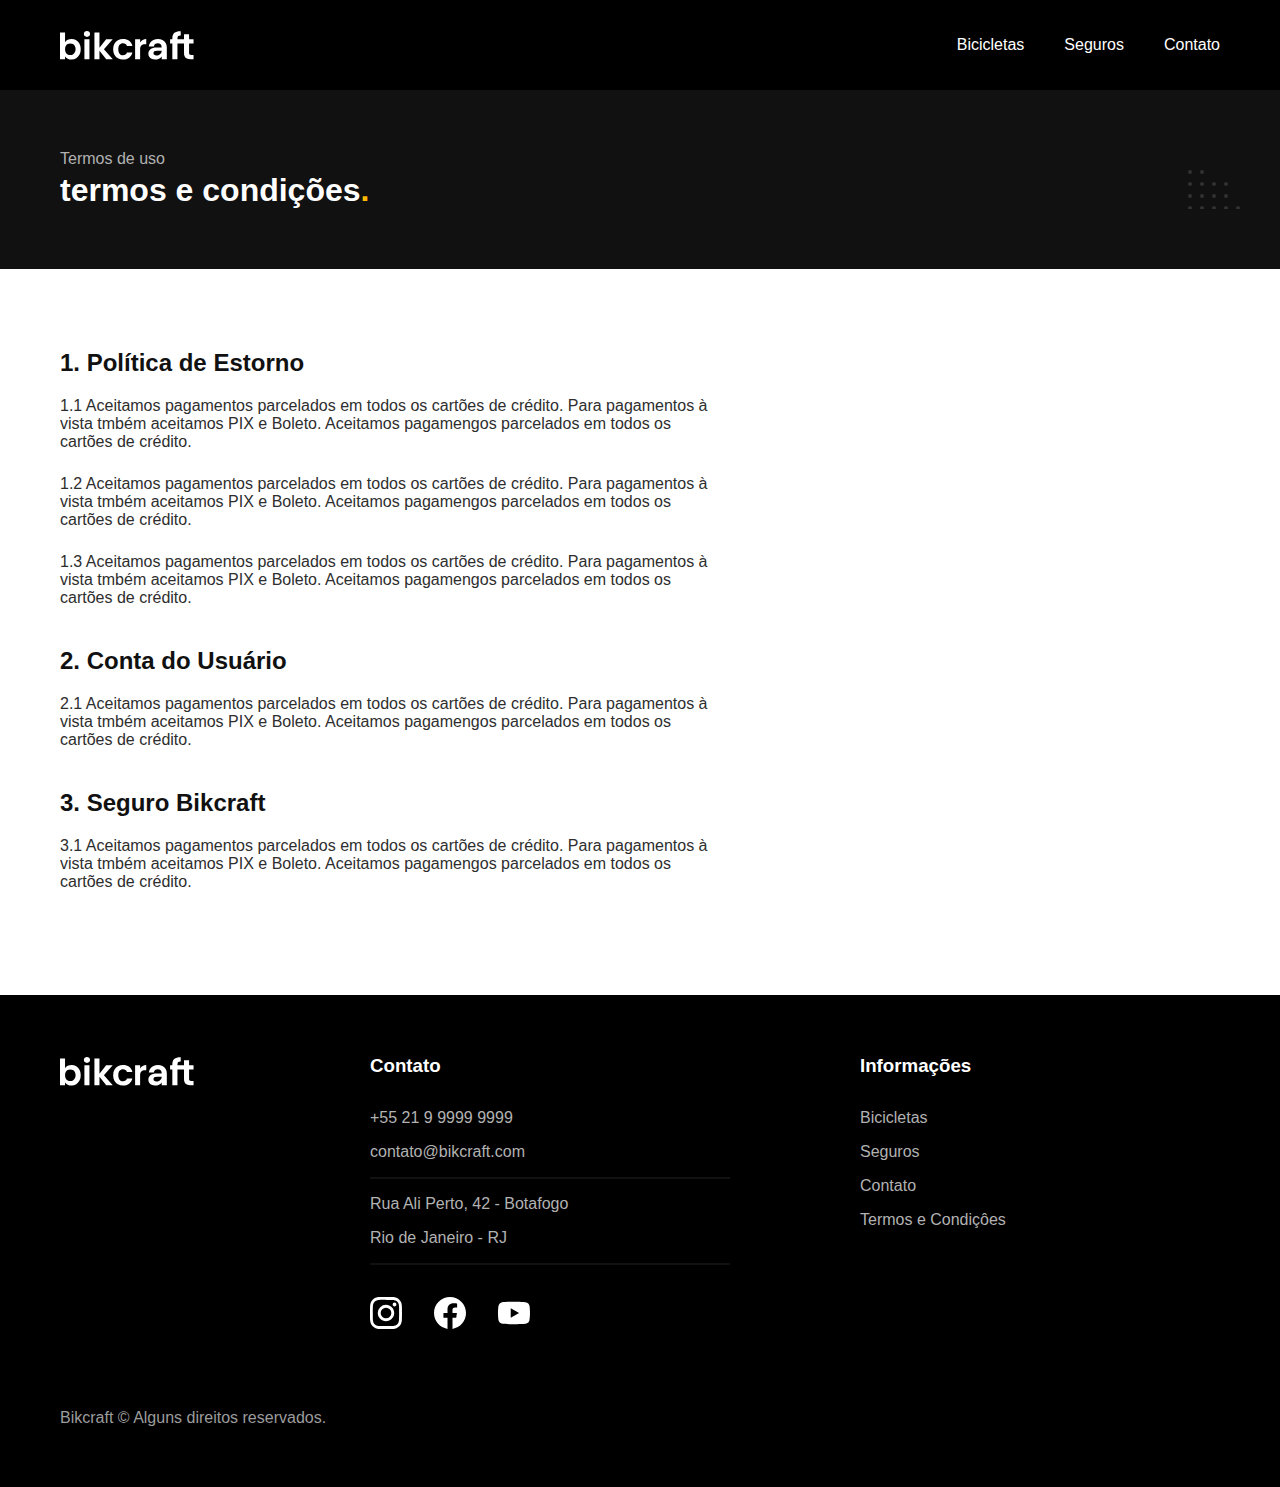
<file: termos.html>
<!DOCTYPE html>
<html lang="pt-br">

<head>
  <meta charset="UTF-8">
  <meta http-equiv="X-UA-Compatible" content="IE=edge">
  <meta name="viewport" content="width=device-width, initial-scale=1.0">
  <link rel="preload" href="./css/style.css">
  <link rel="stylesheet" href="css/style.css">
  <link rel="preconnect" href="https://fonts.googleapis.com">
  <link rel="preconnect" href="https://fonts.googleapis.com">
  <link rel="preconnect" href="https://fonts.gstatic.com" crossorigin>
  <link href="https://fonts.googleapis.com/css2?family=Merriweather:ital,wght@1,900&family=Poppins:wght@400;600&family=Roboto:wght@400;500&display=swap" rel="stylesheet">
  <meta name="description" content="Termos e Condiçôes.">
  <title>Termos e Condiçôes | Bikcraft</title>
</head>

<body id="termos">

  <header class="header-bg">
    <div class="header container">
      <a href="./">
        <img src="img/bikcraft.svg" alt="Bikcraft">
      </a>
      <nav aria-label="primaria">
        <ul class="header-menu font-1-m cor-0">
          <li><a href="./bicicletas.html">Bicicletas</a></li>
          <li><a href="./seguros.html">Seguros</a></li>
          <li><a href="./contato.html">Contato</a></li>
        </ul>
      </nav>
    </div>
  </header>

  <main>
    <div class="titulo-bg">
      <div class="titulo container">
        <p class="font-2-l-b cor-5">Termos de uso</p>
        <h1 class="font-1-xxl cor-0">termos e condições<span class="cor-p1">.</span>
        </h1>
      </div>

    </div>

    <div class="termos font-2-s cor-10 container">
      <h2 class="font-1-l cor-11">1. Política de Estorno</h2>
      <p>1.1 Aceitamos pagamentos parcelados em todos os cartões de crédito. Para pagamentos à vista tmbém aceitamos PIX e Boleto. Aceitamos pagamengos parcelados em todos os cartões de crédito.</p>
      <p>1.2 Aceitamos pagamentos parcelados em todos os cartões de crédito. Para pagamentos à vista tmbém aceitamos PIX e Boleto. Aceitamos pagamengos parcelados em todos os cartões de crédito.</p>
      <p>1.3 Aceitamos pagamentos parcelados em todos os cartões de crédito. Para pagamentos à vista tmbém aceitamos PIX e Boleto. Aceitamos pagamengos parcelados em todos os cartões de crédito.</p>
      <h2 class="font-1-l cor-11">2. Conta do Usuário</h2>
      <p>2.1 Aceitamos pagamentos parcelados em todos os cartões de crédito. Para pagamentos à vista tmbém aceitamos PIX e Boleto. Aceitamos pagamengos parcelados em todos os cartões de crédito.</p>
      <h2 class="font-1-l cor-11">3. Seguro Bikcraft</h2>
      <p>3.1 Aceitamos pagamentos parcelados em todos os cartões de crédito. Para pagamentos à vista tmbém aceitamos PIX e Boleto. Aceitamos pagamengos parcelados em todos os cartões de crédito.</p>

    </div>
  </main>


  <footer class="footer-bg">
    <div class="footer container">
      <img src="img/bikcraft.svg" alt="Bikcraft">

      <div class="footer-contato">
        <h3 class="font-2-l-b cor-0">Contato</h3>

        <ul class="font-2-m cor-5">
          <li><a href="tel:+5521999999999">+55 21 9 9999 9999</a></li>
          <li><a href="mailto:contato@bikcraft.com">contato@bikcraft.com</a></li>
          <li>Rua Ali Perto, 42 - Botafogo</li>
          <li>Rio de Janeiro - RJ</li>
        </ul>

        <div class="footer-redes">
          <a href="./"><img src="img/redes/instagram.svg" alt="instagram"></a>
          <a href="./"><img src="img/redes/facebook.svg" alt="facebook"></a>
          <a href="./"><img src="img/redes/youtube.svg" alt="youtube"></a>
        </div>
      </div>

      <div class="footer-informacoes">
        <h3 class="font-2-l-b cor-0">Informações</h3>

        <nav>
          <ul class="font-1-m cor-5">
            <li><a href="./bicicletas.html">Bicicletas</a></li>
            <li><a href="./seguros.html">Seguros</a></li>
            <li><a href="./contato.html">Contato</a></li>
            <li><a href="./termos.html">Termos e Condiçôes</a></li>
          </ul>
        </nav>
      </div>
      <p class="footer-copy font-2-m cor-6">Bikcraft © Alguns direitos reservados.</p>
    </div>
  </footer>

  <script src="./js/script.js"></script>
</body>

</html>
</file>
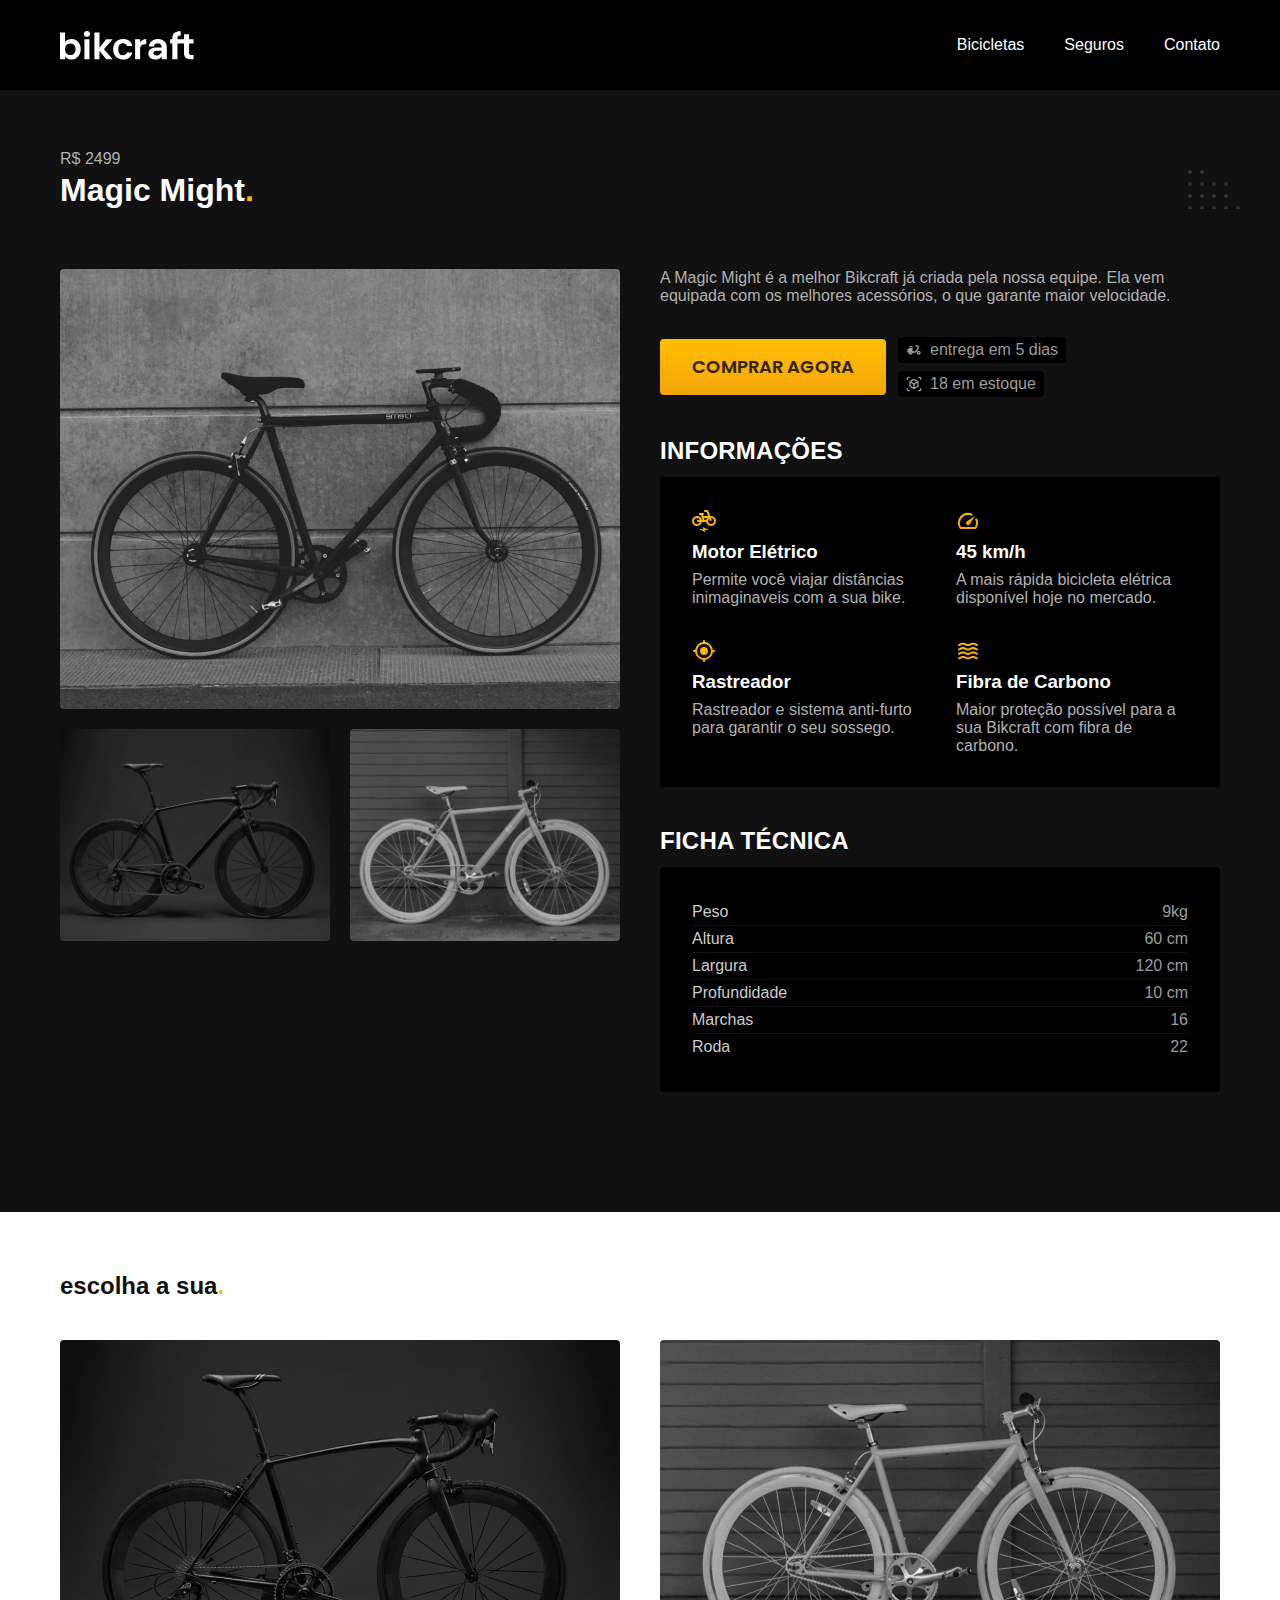
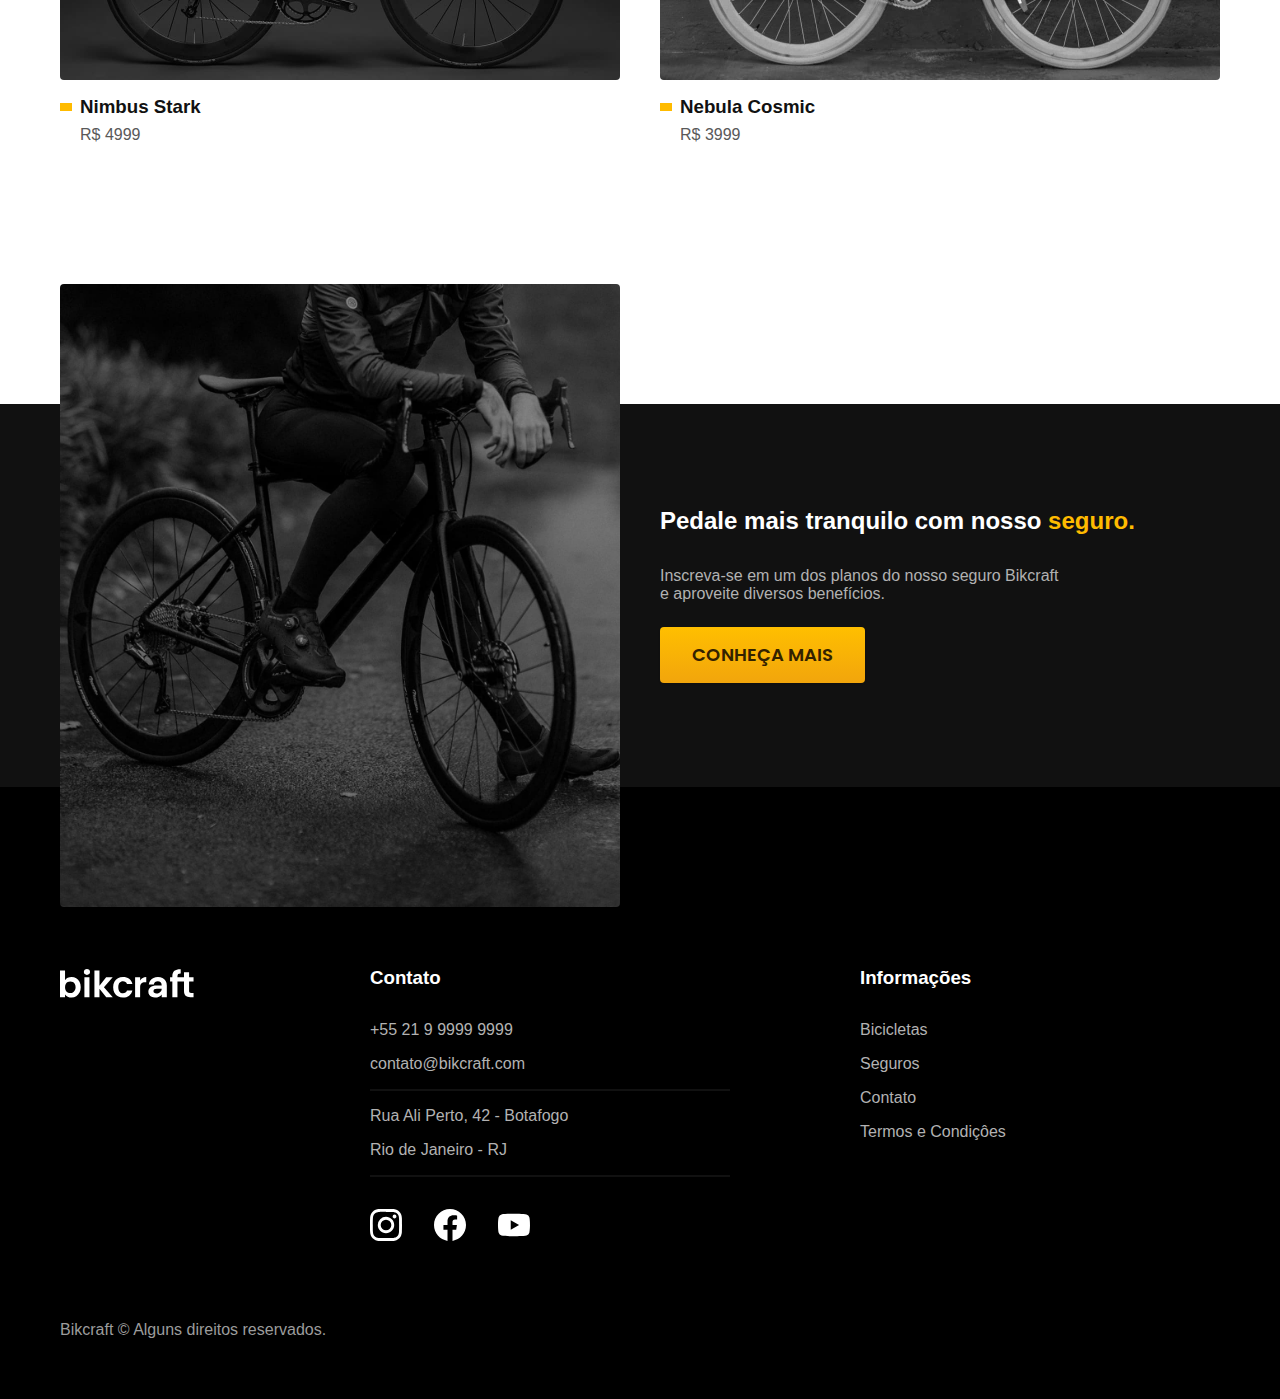
<file: bicicletas/magic.html>
<!DOCTYPE html>
<html lang="pt-br">

<head>
  <meta charset="UTF-8">
  <meta http-equiv="X-UA-Compatible" content="IE=edge">
  <meta name="viewport" content="width=device-width, initial-scale=1.0">
  <link rel="stylesheet" href="../css/style.css">
  <link rel="preconnect" href="https://fonts.googleapis.com">
  <link rel="preconnect" href="https://fonts.gstatic.com" crossorigin>
  <link href="https://fonts.googleapis.com/css2?family=Merriweather:ital,wght@1,900&family=Poppins:wght@400;600&family=Roboto:wght@400;500&display=swap" rel="stylesheet">
  <meta name="description" content="Magic Might.">
  <title>Magic Might | Bikcraft</title>
</head>

<body id="bicicleta">

  <header class="header-bg">
    <div class="header container">
      <a href="../">
        <img src="../img/bikcraft.svg" alt="Bikcraft">
      </a>
      <nav aria-label="primaria">
        <ul class="header-menu font-1-m cor-0">
          <li><a href="../bicicletas.html">Bicicletas</a></li>
          <li><a href="../seguros.html">Seguros</a></li>
          <li><a href="../contato.html">Contato</a></li>
        </ul>
      </nav>
    </div>
  </header>

  <main class="titulo-bg">
    <div>
      <div class="titulo container">
        <p class="font-2-xl cor-5">R$ 2499</p>
        <h1 class="font-1-xxl cor-0">Magic Might<span class="cor-p1">.</span>
        </h1>
      </div>
    </div>

    <div class="bicicleta container">
      <div class="bicicleta-imagens">
        <img src="../img/bicicleta/nimbus2.jpg" alt="">
        <img src="../img/bicicleta/nimbus1.jpg" alt="">
        <img src="../img/bicicleta/nimbus3.jpg" alt="">
      </div>

      <div class="bicicleta-conteudo">
        <p class="font-2-l cor-5"> A Magic Might é a melhor Bikcraft já criada pela nossa equipe. Ela vem equipada com os melhores acessórios, o que garante maior velocidade.</p>


        <div class="bicicleta-comprar">
          <a class="botao" href="../orcamento.html?tipo=bikcraft&produto=magic">Comprar agora</a>
          <span class="font-1-xs cor-6"> <img src="../img/icones/entrega.svg" alt=""> entrega em 5 dias</span>
          <span class="font-1-xs cor-6"> <img src="../img/icones/estoque.svg" alt=""> 18 em estoque</span>
        </div>

        <h2 class="font-1-xs cor-0">Informações</h2>
        <ul class="bicicleta-informacoes">
          <li>
            <img src="../img/icones/eletrica.svg" alt="">
            <h3 class="font-1-m cor-0">Motor Elétrico</h3>
            <p class="font-2-xs cor-5">Permite você viajar distâncias inimaginaveis com a sua bike.</p>
          </li>

          <li>
            <img src="../img/icones/velocidade.svg" alt="">
            <h3 class="font-1-m cor-0">45 km/h</h3>
            <p class="font-2-xs cor-5">A mais rápida bicicleta elétrica disponível hoje no mercado.</p>
          </li>

          <li>
            <img src="../img/icones/rastreador.svg" alt="">
            <h3 class="font-1-m cor-0">Rastreador</h3>
            <p class="font-2-xs cor-5">Rastreador e sistema anti-furto para garantir o seu sossego.</p>
          </li>

          <li>
            <img src="../img/icones/carbono.svg" alt="">
            <h3 class="font-1-m cor-0">Fibra de Carbono</h3>
            <p class="font-2-xs cor-5">Maior proteção possível para a sua Bikcraft com fibra de carbono.</p>
          </li>
        </ul>


        <h2 class="font-1-xs cor-0">Ficha Técnica</h2>
        <ul class="bicicleta-ficha font-2-s cor-4">
          <li>Peso <span>9kg</span></li>
          <li>Altura <span>60 cm</span></li>
          <li>Largura <span>120 cm</span></li>
          <li>Profundidade <span>10 cm</span></li>
          <li>Marchas <span>16</span></li>
          <li>Roda <span>22</span></li>
        </ul>
      </div>
    </div>
  </main>

  <article class="bicicletas-lista container">
    <h2 class="font-1-xxl">escolha a sua<span class="cor-p1">.</span></h2>

    <ul>
      <li>
        <a href="./nimbus.html">
          <img src="../img/bicicletas/nimbus.jpg" alt="Bicileta preta">
          <h3 class="font-1-xl">Nimbus Stark</h3>
          <span class="font-2-m cor-8">R$ 4999</span>
        </a>
      </li>

      <li>
        <a href="./nebula.html">
          <img src="../img/bicicletas/nebula.jpg" alt="Bicileta preta">
          <h3 class="font-1-xl">Nebula Cosmic</h3>
          <span class="font-2-m cor-8">R$ 3999</span>
        </a>
      </li>
    </ul>
  </article>

  <article class="seguro-bg">
    <div class="seguro container">
      <div>
        <img src="../img/fotos/seguros.jpg" alt="Pessoa parada em cima de uma bicicleta">
      </div>

      <div class="seguro-conteudo">
        <h2 class="font-1-xxl cor-0">Pedale mais tranquilo com nosso <span class="cor-p1">seguro.</span></h2>
        <p class="font-2-l cor-5">Inscreva-se em um dos planos do nosso seguro
          Bikcraft e aproveite diversos benefícios.</p>
        <a class="botao" href="../seguros.html">Conheça mais</a>
      </div>
    </div>
  </article>

  <footer class="footer-bg">
    <div class="footer container">
      <img src="../img/bikcraft.svg" alt="Bikcraft">

      <div class="footer-contato">
        <h3 class="font-2-l-b cor-0">Contato</h3>

        <ul class="font-2-m cor-5">
          <li><a href="tel:+5521999999999">+55 21 9 9999 9999</a></li>
          <li><a href="mailto:contato@bikcraft.com">contato@bikcraft.com</a></li>
          <li>Rua Ali Perto, 42 - Botafogo</li>
          <li>Rio de Janeiro - RJ</li>
        </ul>

        <div class="footer-redes">
          <a href="../"><img src="../img/redes/instagram.svg" alt="instagram"></a>
          <a href="../"><img src="../img/redes/facebook.svg" alt="facebook"></a>
          <a href="../"><img src="../img/redes/youtube.svg" alt="youtube"></a>
        </div>
      </div>

      <div class="footer-informacoes">
        <h3 class="font-2-l-b cor-0">Informações</h3>

        <nav>
          <ul class="font-1-m cor-5">
            <li><a href="../bicicletas.html">Bicicletas</a></li>
            <li><a href="../seguros.html">Seguros</a></li>
            <li><a href="../contato.html">Contato</a></li>
            <li><a href="../termos.html">Termos e Condiçôes</a></li>
          </ul>
        </nav>
      </div>
      <p class="footer-copy font-2-m cor-6">Bikcraft © Alguns direitos reservados.</p>
    </div>
  </footer>

  <script src="../js/script.js"></script>
</body>

</html>
</file>
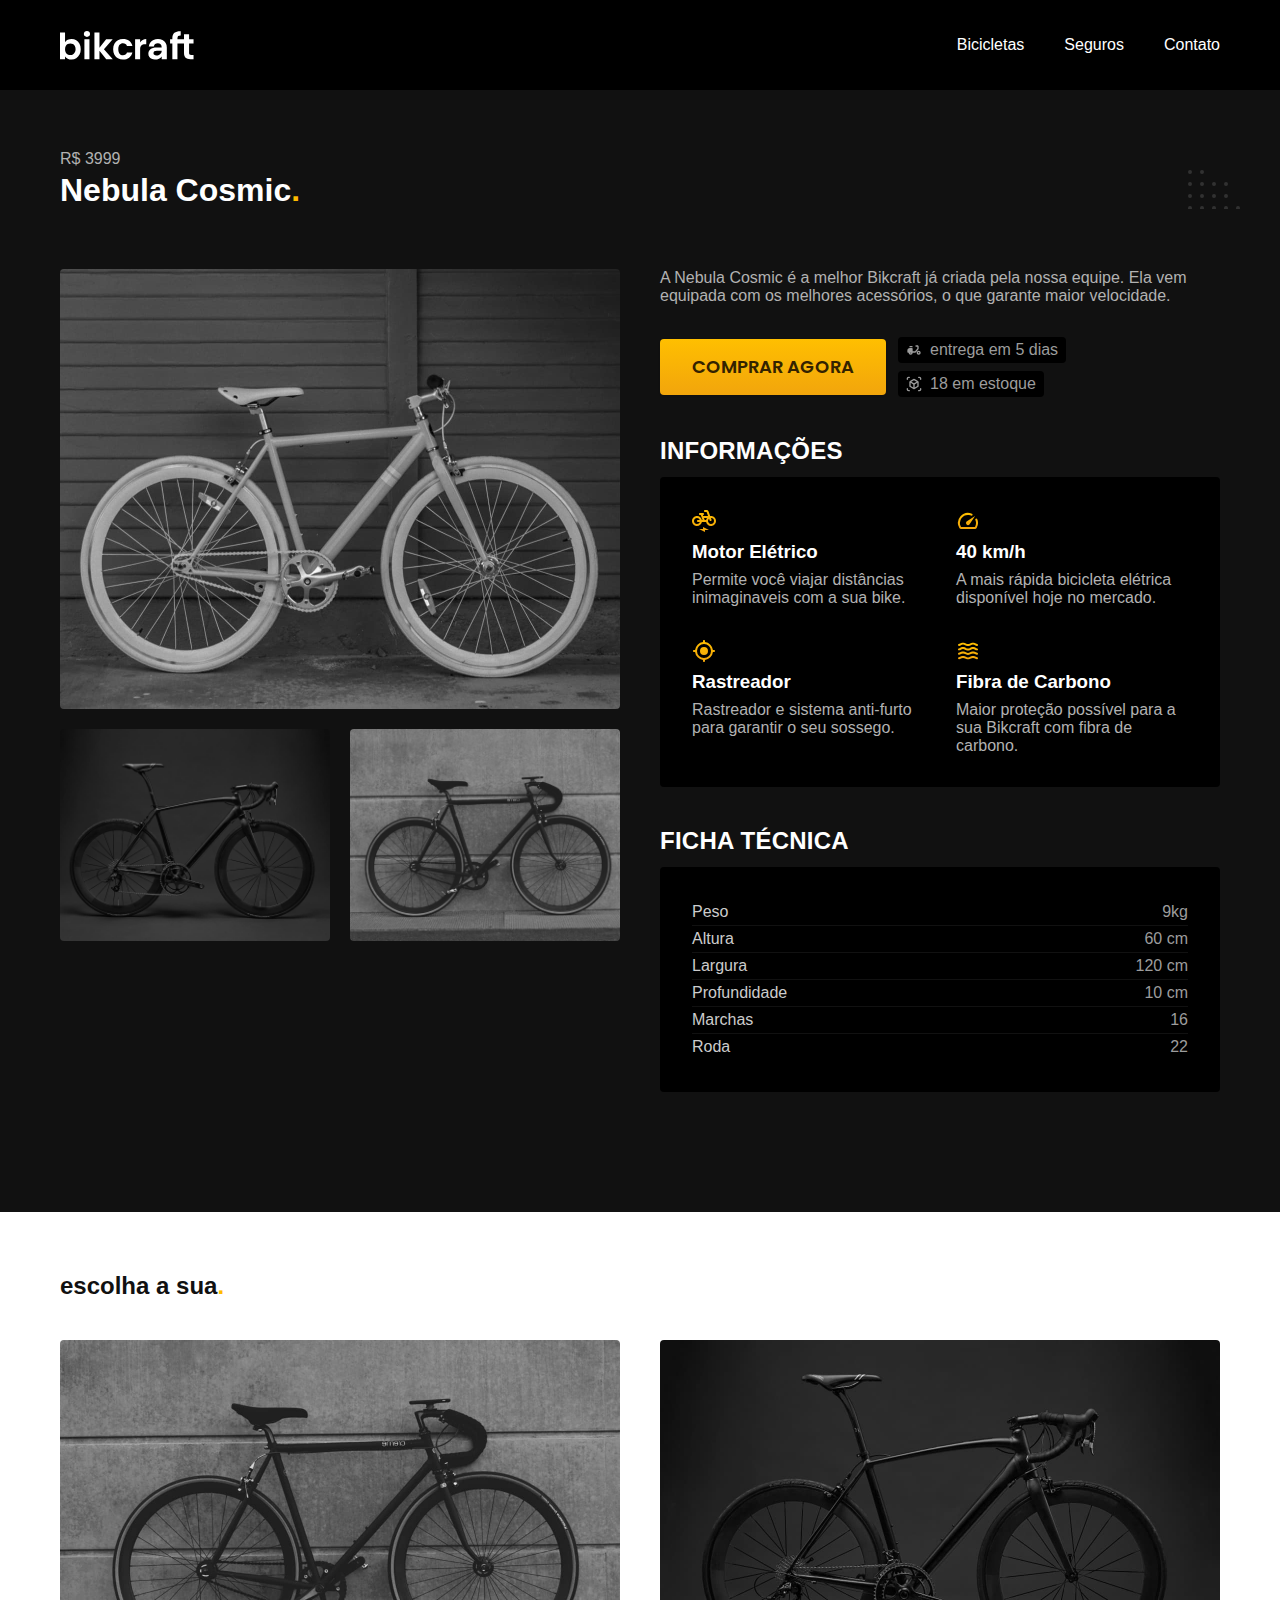
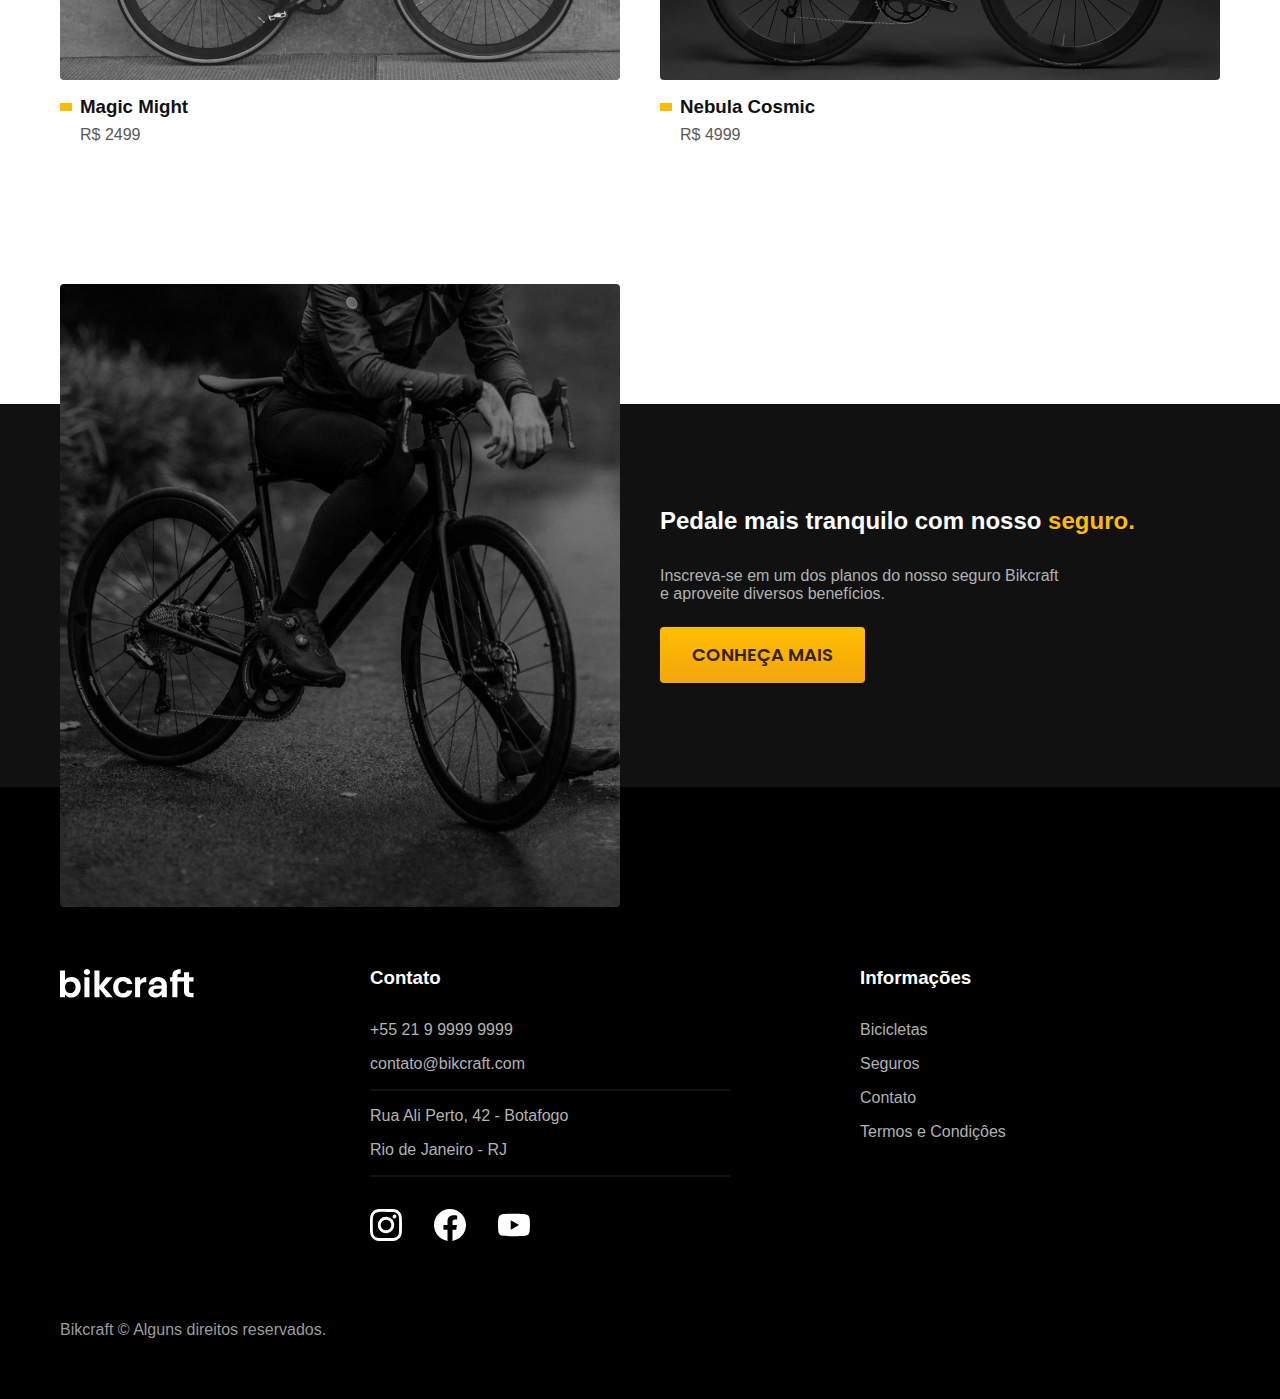
<file: bicicletas/nebula.html>
<!DOCTYPE html>
<html lang="pt-br">

<head>
  <meta charset="UTF-8">
  <meta http-equiv="X-UA-Compatible" content="IE=edge">
  <meta name="viewport" content="width=device-width, initial-scale=1.0">
  <link rel="stylesheet" href="../css/style.css">
  <link rel="preconnect" href="https://fonts.googleapis.com">
  <link rel="preconnect" href="https://fonts.gstatic.com" crossorigin>
  <link href="https://fonts.googleapis.com/css2?family=Merriweather:ital,wght@1,900&family=Poppins:wght@400;600&family=Roboto:wght@400;500&display=swap" rel="stylesheet">
  <meta name="description" content="Nebula Cosmic.">
  <title>Nebula Cosmic | Bikcraft</title>
</head>

<body id="bicicleta">

  <header class="header-bg">
    <div class="header container">
      <a href="../">
        <img src="../img/bikcraft.svg" alt="Bikcraft">
      </a>
      <nav aria-label="primaria">
        <ul class="header-menu font-1-m cor-0">
          <li><a href="../bicicletas.html">Bicicletas</a></li>
          <li><a href="../seguros.html">Seguros</a></li>
          <li><a href="../contato.html">Contato</a></li>
        </ul>
      </nav>
    </div>
  </header>

  <main class="titulo-bg">
    <div>
      <div class="titulo container">
        <p class="font-2-xl cor-5">R$ 3999</p>
        <h1 class="font-1-xxl cor-0">Nebula Cosmic<span class="cor-p1">.</span>
        </h1>
      </div>
    </div>

    <div class="bicicleta container">
      <div class="bicicleta-imagens">
        <img src="../img/bicicleta/nimbus3.jpg" alt="">
        <img src="../img/bicicleta/nimbus1.jpg" alt="">
        <img src="../img/bicicleta/nimbus2.jpg" alt="">
      </div>

      <div class="bicicleta-conteudo">
        <p class="font-2-l cor-5"> A Nebula Cosmic é a melhor Bikcraft já criada pela nossa equipe. Ela vem equipada com os melhores acessórios, o que garante maior velocidade.</p>


        <div class="bicicleta-comprar">
          <a class="botao" href="../orcamento.html?tipo=bikcraft&produto=nebula">Comprar agora</a>
          <span class="font-1-xs cor-6"> <img src="../img/icones/entrega.svg" alt=""> entrega em 5 dias</span>
          <span class="font-1-xs cor-6"> <img src="../img/icones/estoque.svg" alt=""> 18 em estoque</span>
        </div>

        <h2 class="font-1-xs cor-0">Informações</h2>
        <ul class="bicicleta-informacoes">
          <li>
            <img src="../img/icones/eletrica.svg" alt="">
            <h3 class="font-1-m cor-0">Motor Elétrico</h3>
            <p class="font-2-xs cor-5">Permite você viajar distâncias inimaginaveis com a sua bike.</p>
          </li>

          <li>
            <img src="../img/icones/velocidade.svg" alt="">
            <h3 class="font-1-m cor-0">40 km/h</h3>
            <p class="font-2-xs cor-5">A mais rápida bicicleta elétrica disponível hoje no mercado.</p>
          </li>

          <li>
            <img src="../img/icones/rastreador.svg" alt="">
            <h3 class="font-1-m cor-0">Rastreador</h3>
            <p class="font-2-xs cor-5">Rastreador e sistema anti-furto para garantir o seu sossego.</p>
          </li>

          <li>
            <img src="../img/icones/carbono.svg" alt="">
            <h3 class="font-1-m cor-0">Fibra de Carbono</h3>
            <p class="font-2-xs cor-5">Maior proteção possível para a sua Bikcraft com fibra de carbono.</p>
          </li>
        </ul>


        <h2 class="font-1-xs cor-0">Ficha Técnica</h2>
        <ul class="bicicleta-ficha font-2-s cor-4">
          <li>Peso <span>9kg</span></li>
          <li>Altura <span>60 cm</span></li>
          <li>Largura <span>120 cm</span></li>
          <li>Profundidade <span>10 cm</span></li>
          <li>Marchas <span>16</span></li>
          <li>Roda <span>22</span></li>
        </ul>
      </div>
    </div>
  </main>

  <article class="bicicletas-lista container">
    <h2 class="font-1-xxl">escolha a sua<span class="cor-p1">.</span></h2>

    <ul>
      <li>
        <a href="./magic.html">
          <img src="../img/bicicletas/magic.jpg" alt="Bicileta preta">
          <h3 class="font-1-xl">Magic Might</h3>
          <span class="font-2-m cor-8">R$ 2499</span>
        </a>
      </li>

      <li>
        <a href="./nebula.html">
          <img src="../img/bicicletas/nimbus.jpg" alt="Bicileta preta">
          <h3 class="font-1-xl">Nebula Cosmic</h3>
          <span class="font-2-m cor-8">R$ 4999</span>
        </a>
      </li>
    </ul>
  </article>

  <article class="seguro-bg">
    <div class="seguro container">
      <div>
        <img src="../img/fotos/seguros.jpg" alt="Pessoa parada em cima de uma bicicleta">
      </div>

      <div class="seguro-conteudo">
        <h2 class="font-1-xxl cor-0">Pedale mais tranquilo com nosso <span class="cor-p1">seguro.</span></h2>
        <p class="font-2-l cor-5">Inscreva-se em um dos planos do nosso seguro
          Bikcraft e aproveite diversos benefícios.</p>
        <a class="botao" href="../seguros.html">Conheça mais</a>
      </div>
    </div>
  </article>

  <footer class="footer-bg">
    <div class="footer container">
      <img src="../img/bikcraft.svg" alt="Bikcraft">

      <div class="footer-contato">
        <h3 class="font-2-l-b cor-0">Contato</h3>

        <ul class="font-2-m cor-5">
          <li><a href="tel:+5521999999999">+55 21 9 9999 9999</a></li>
          <li><a href="mailto:contato@bikcraft.com">contato@bikcraft.com</a></li>
          <li>Rua Ali Perto, 42 - Botafogo</li>
          <li>Rio de Janeiro - RJ</li>
        </ul>

        <div class="footer-redes">
          <a href="../"><img src="../img/redes/instagram.svg" alt="instagram"></a>
          <a href="../"><img src="../img/redes/facebook.svg" alt="facebook"></a>
          <a href="../"><img src="../img/redes/youtube.svg" alt="youtube"></a>
        </div>
      </div>

      <div class="footer-informacoes">
        <h3 class="font-2-l-b cor-0">Informações</h3>

        <nav>
          <ul class="font-1-m cor-5">
            <li><a href="../bicicletas.html">Bicicletas</a></li>
            <li><a href="../seguros.html">Seguros</a></li>
            <li><a href="../contato.html">Contato</a></li>
            <li><a href="../termos.html">Termos e Condiçôes</a></li>
          </ul>
        </nav>
      </div>
      <p class="footer-copy font-2-m cor-6">Bikcraft © Alguns direitos reservados.</p>
    </div>
  </footer>

  <script src="../js/script.js"></script>
</body>

</html>
</file>
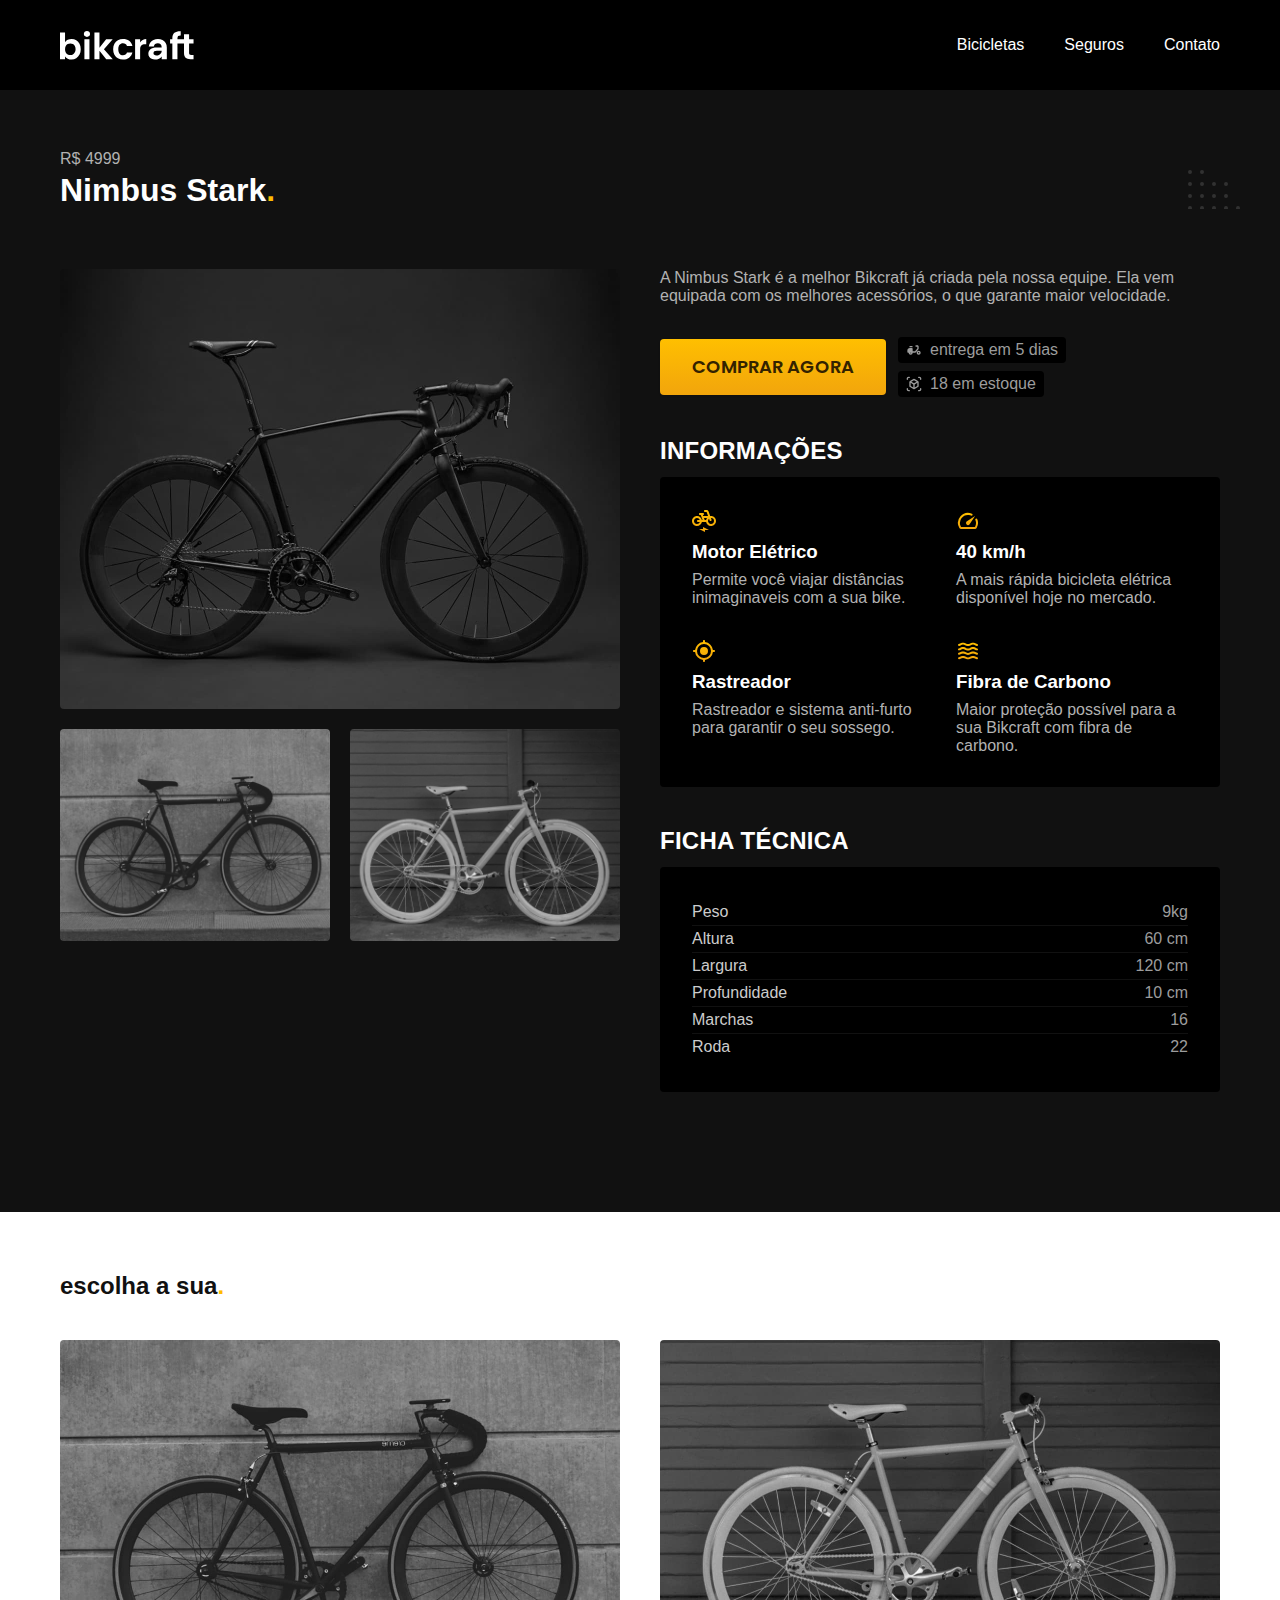
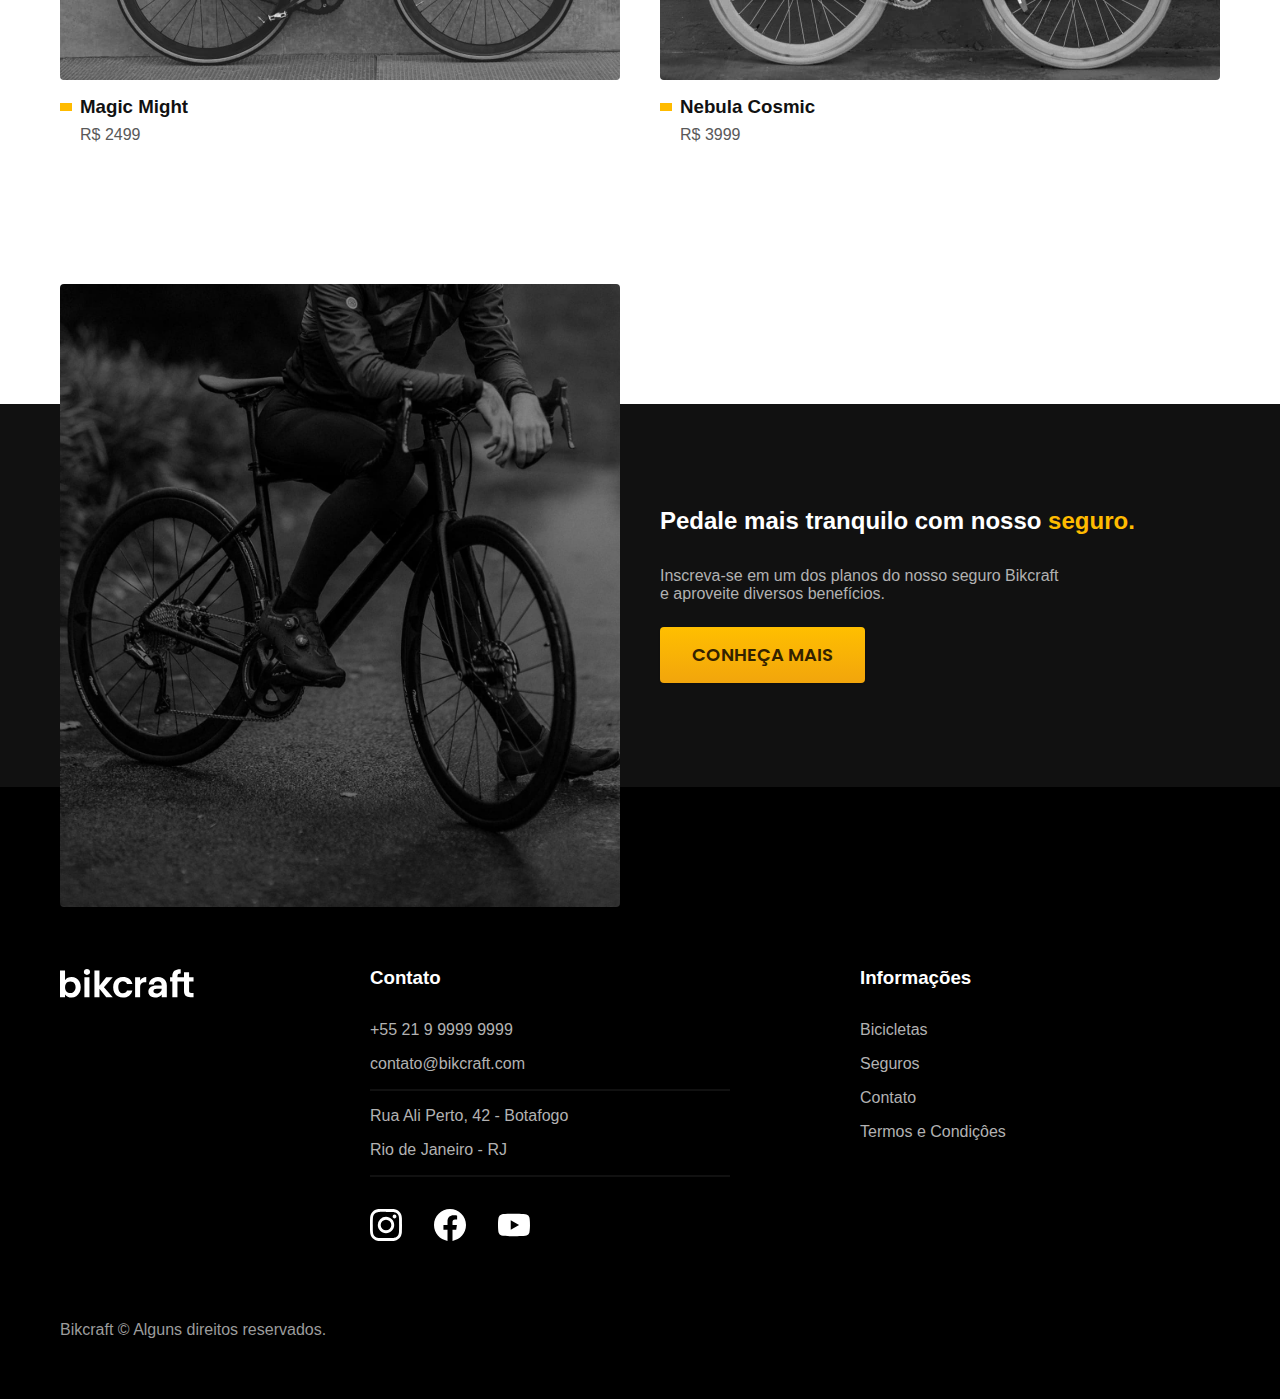
<file: bicicletas/nimbus.html>
<!DOCTYPE html>
<html lang="pt-br">

<head>
  <meta charset="UTF-8">
  <meta http-equiv="X-UA-Compatible" content="IE=edge">
  <meta name="viewport" content="width=device-width, initial-scale=1.0">
  <link rel="stylesheet" href="../css/style.css">
  <link rel="preconnect" href="https://fonts.googleapis.com">
  <link rel="preconnect" href="https://fonts.gstatic.com" crossorigin>
  <link href="https://fonts.googleapis.com/css2?family=Merriweather:ital,wght@1,900&family=Poppins:wght@400;600&family=Roboto:wght@400;500&display=swap" rel="stylesheet">
  <meta name="description" content="NImbus Stark.">
  <title>NImbus Stark | Bikcraft</title>
</head>

<body id="bicicleta">

  <header class="header-bg">
    <div class="header container">
      <a href="../">
        <img src="../img/bikcraft.svg" alt="Bikcraft">
      </a>
      <nav aria-label="primaria">
        <ul class="header-menu font-1-m cor-0">
          <li><a href="../bicicletas.html">Bicicletas</a></li>
          <li><a href="../seguros.html">Seguros</a></li>
          <li><a href="../contato.html">Contato</a></li>
        </ul>
      </nav>
    </div>
  </header>

  <main class="titulo-bg">
    <div>
      <div class="titulo container">
        <p class="font-2-xl cor-5">R$ 4999</p>
        <h1 class="font-1-xxl cor-0">Nimbus Stark<span class="cor-p1">.</span>
        </h1>
      </div>
    </div>

    <div class="bicicleta container">
      <div class="bicicleta-imagens">
        <img src="../img/bicicleta/nimbus1.jpg" alt="">
        <img src="../img/bicicleta/nimbus2.jpg" alt="">
        <img src="../img/bicicleta/nimbus3.jpg" alt="">
      </div>

      <div class="bicicleta-conteudo">
        <p class="font-2-l cor-5"> A Nimbus Stark é a melhor Bikcraft já criada pela nossa equipe. Ela vem equipada com os melhores acessórios, o que garante maior velocidade.</p>


        <div class="bicicleta-comprar">
          <a class="botao" href="../orcamento.html?tipo=bikcraft&produto=nimbus">Comprar agora</a>
          <span class="font-1-xs cor-6"> <img src="../img/icones/entrega.svg" alt=""> entrega em 5 dias</span>
          <span class="font-1-xs cor-6"> <img src="../img/icones/estoque.svg" alt=""> 18 em estoque</span>
        </div>

        <h2 class="font-1-xs cor-0">Informações</h2>
        <ul class="bicicleta-informacoes">
          <li>
            <img src="../img/icones/eletrica.svg" alt="">
            <h3 class="font-1-m cor-0">Motor Elétrico</h3>
            <p class="font-2-xs cor-5">Permite você viajar distâncias inimaginaveis com a sua bike.</p>
          </li>

          <li>
            <img src="../img/icones/velocidade.svg" alt="">
            <h3 class="font-1-m cor-0">40 km/h</h3>
            <p class="font-2-xs cor-5">A mais rápida bicicleta elétrica disponível hoje no mercado.</p>
          </li>

          <li>
            <img src="../img/icones/rastreador.svg" alt="">
            <h3 class="font-1-m cor-0">Rastreador</h3>
            <p class="font-2-xs cor-5">Rastreador e sistema anti-furto para garantir o seu sossego.</p>
          </li>

          <li>
            <img src="../img/icones/carbono.svg" alt="">
            <h3 class="font-1-m cor-0">Fibra de Carbono</h3>
            <p class="font-2-xs cor-5">Maior proteção possível para a sua Bikcraft com fibra de carbono.</p>
          </li>
        </ul>


        <h2 class="font-1-xs cor-0">Ficha Técnica</h2>
        <ul class="bicicleta-ficha font-2-s cor-4">
          <li>Peso <span>9kg</span></li>
          <li>Altura <span>60 cm</span></li>
          <li>Largura <span>120 cm</span></li>
          <li>Profundidade <span>10 cm</span></li>
          <li>Marchas <span>16</span></li>
          <li>Roda <span>22</span></li>
        </ul>
      </div>
    </div>
  </main>

  <article class="bicicletas-lista container">
    <h2 class="font-1-xxl">escolha a sua<span class="cor-p1">.</span></h2>

    <ul>
      <li>
        <a href="./magic.html">
          <img src="../img/bicicletas/magic.jpg" alt="Bicileta preta">
          <h3 class="font-1-xl">Magic Might</h3>
          <span class="font-2-m cor-8">R$ 2499</span>
        </a>
      </li>

      <li>
        <a href="./nebula.html">
          <img src="../img/bicicletas/nebula.jpg" alt="Bicileta preta">
          <h3 class="font-1-xl">Nebula Cosmic</h3>
          <span class="font-2-m cor-8">R$ 3999</span>
        </a>
      </li>
    </ul>
  </article>

  <article class="seguro-bg">
    <div class="seguro container">
      <div>
        <img src="../img/fotos/seguros.jpg" alt="Pessoa parada em cima de uma bicicleta">
      </div>

      <div class="seguro-conteudo">
        <h2 class="font-1-xxl cor-0">Pedale mais tranquilo com nosso <span class="cor-p1">seguro.</span></h2>
        <p class="font-2-l cor-5">Inscreva-se em um dos planos do nosso seguro
          Bikcraft e aproveite diversos benefícios.</p>
        <a class="botao" href="../seguros.html">Conheça mais</a>
      </div>
    </div>
  </article>

  <footer class="footer-bg">
    <div class="footer container">
      <img src="../img/bikcraft.svg" alt="Bikcraft">

      <div class="footer-contato">
        <h3 class="font-2-l-b cor-0">Contato</h3>

        <ul class="font-2-m cor-5">
          <li><a href="tel:+5521999999999">+55 21 9 9999 9999</a></li>
          <li><a href="mailto:contato@bikcraft.com">contato@bikcraft.com</a></li>
          <li>Rua Ali Perto, 42 - Botafogo</li>
          <li>Rio de Janeiro - RJ</li>
        </ul>

        <div class="footer-redes">
          <a href="../"><img src="../img/redes/instagram.svg" alt="instagram"></a>
          <a href="../"><img src="../img/redes/facebook.svg" alt="facebook"></a>
          <a href="../"><img src="../img/redes/youtube.svg" alt="youtube"></a>
        </div>
      </div>

      <div class="footer-informacoes">
        <h3 class="font-2-l-b cor-0">Informações</h3>

        <nav>
          <ul class="font-1-m cor-5">
            <li><a href="../bicicletas.html">Bicicletas</a></li>
            <li><a href="../seguros.html">Seguros</a></li>
            <li><a href="../contato.html">Contato</a></li>
            <li><a href="../termos.html">Termos e Condiçôes</a></li>
          </ul>
        </nav>
      </div>
      <p class="footer-copy font-2-m cor-6">Bikcraft © Alguns direitos reservados.</p>
    </div>
  </footer>

  <script src="../js/script.js"></script>
</body>

</html>
</file>
<file: css/style.css>
@import "./global/header.css";
@import "./global/footer.css";
@import "./global/global.css";

/* Utilities */
@import "./utilidades/componentes.css";
@import "utilidades/tipografia.css";
@import "utilidades/cores.css";
@import "utilidades/formulario.css";

/* Home */
@import "./home/introducao.css";
@import "./home/tecnologia.css";
@import "./home/parceiros.css";
@import "./home/depoimento.css";

/* Bicicletas */
@import "./bicicletas/bicicletas-lista.css";
@import "./bicicletas/bicicletas.css";

/* Bicicleta */
@import "./bicicleta/bicicleta.css";
@import "./bicicleta/seguro.css";

/* Seguros */
@import "./seguros/seguros.css";
@import "./seguros/vantagens.css";
@import "./seguros/perguntas.css";

/* Contato */
@import "./contato/contato.css";
@import "./contato/lojas.css";

/* Orçamento */
@import "./orcamento/orcamento.css";

/* Termos */
@import "./termos/termos.css";
</file>
